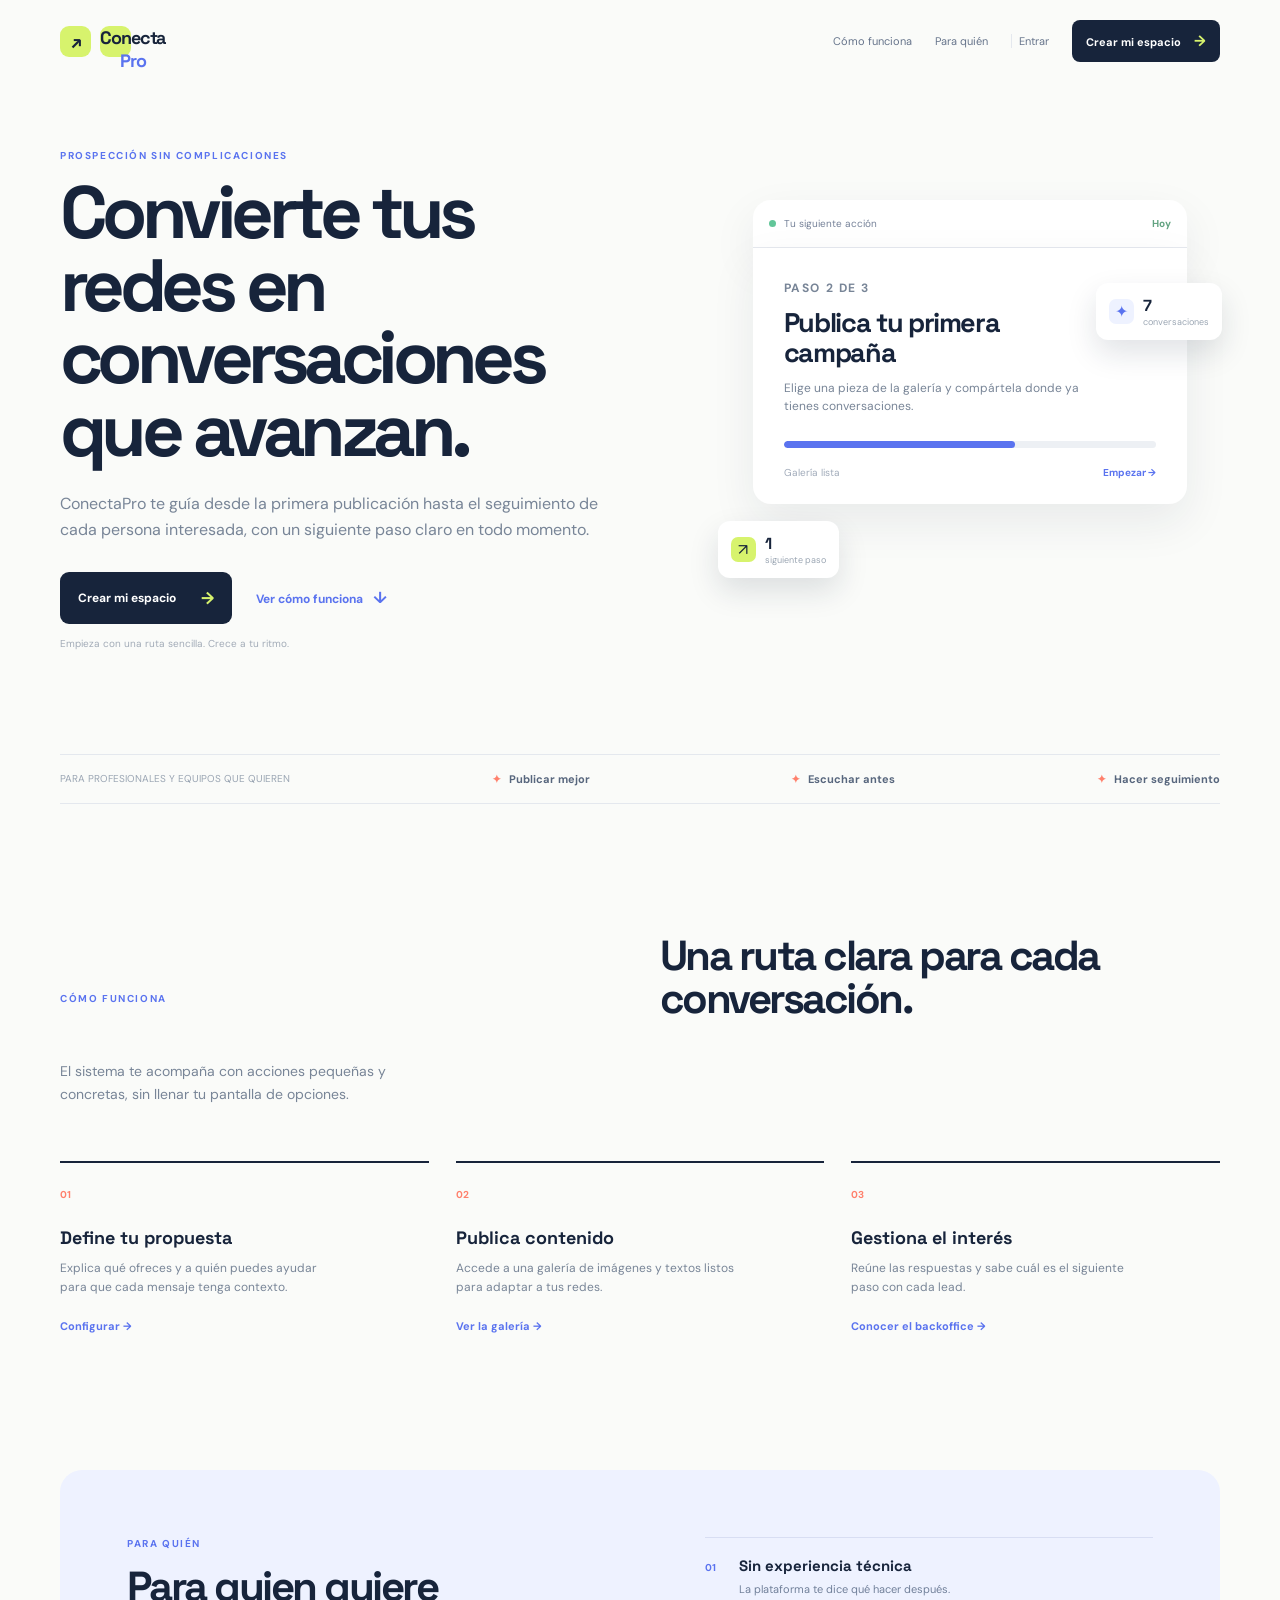
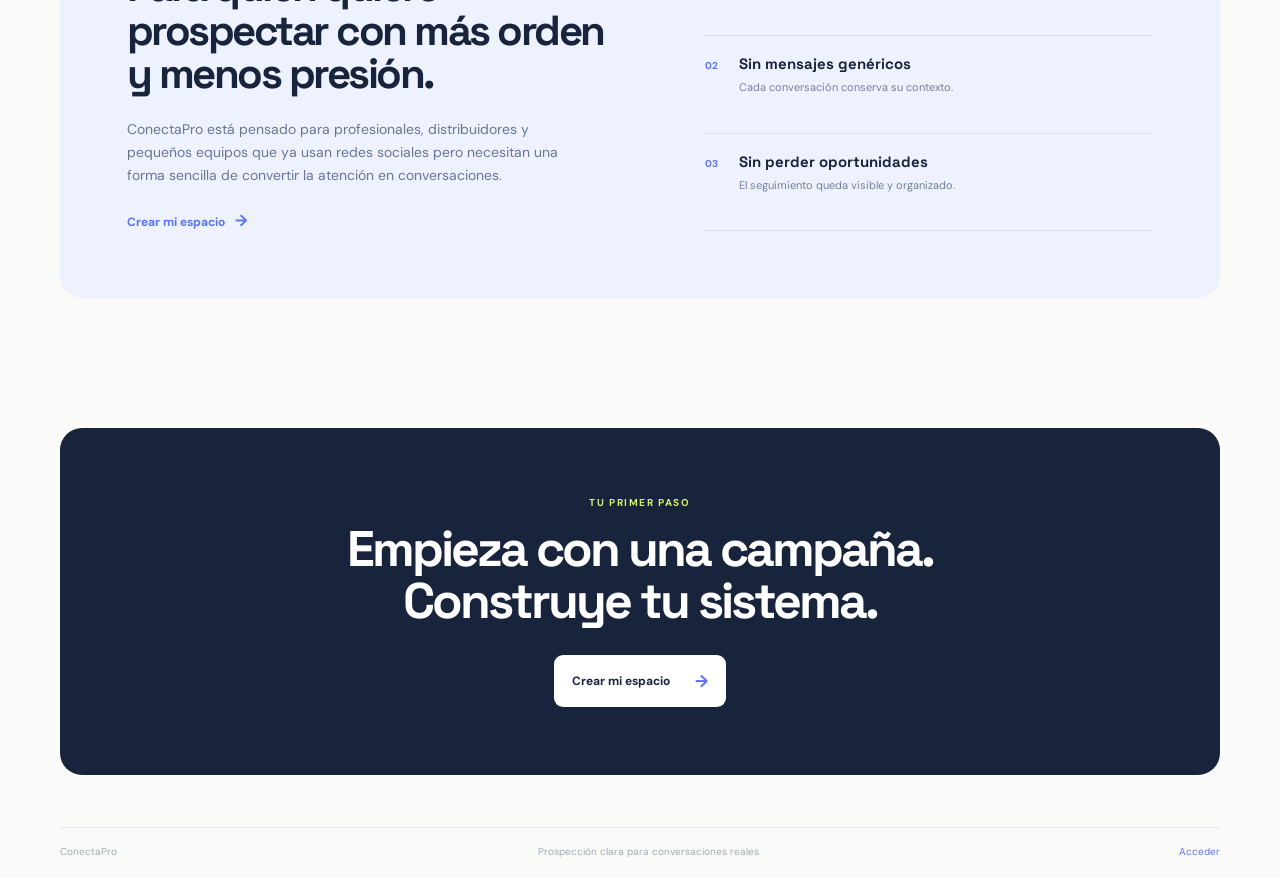
<file: index.html>
<!doctype html>
<html lang="es">
<head>
  <meta charset="utf-8"><meta name="viewport" content="width=device-width, initial-scale=1">
  <meta name="description" content="ConectaPro convierte tus redes en un sistema sencillo de prospección, seguimiento y crecimiento.">
  <title>ConectaPro · Prospección sencilla</title>
  <link rel="stylesheet" href="site.css">
</head>
<body>
  <header class="site-header"><a class="site-brand" href="index.html"><span>↗</span><span class="brand-word">Conecta<strong>Pro</strong></span></a><nav><a href="#como-funciona">Cómo funciona</a><a href="#para-quien">Para quién</a><a class="nav-login" href="login.html">Entrar</a><a class="nav-cta" href="registro.html">Crear mi espacio <b>→</b></a></nav><button class="menu-button" aria-label="Abrir menú">☰</button></header>
  <main>
    <section class="public-hero"><div class="hero-copy"><p class="public-eyebrow">PROSPECCIÓN SIN COMPLICACIONES</p><h1>Convierte tus redes en conversaciones que avanzan.</h1><p class="hero-lede">ConectaPro te guía desde la primera publicación hasta el seguimiento de cada persona interesada, con un siguiente paso claro en todo momento.</p><div class="hero-actions"><a class="button-primary" href="registro.html">Crear mi espacio <span>→</span></a><a class="text-link" href="#como-funciona">Ver cómo funciona <span>↓</span></a></div><p class="hero-note">Empieza con una ruta sencilla. Crece a tu ritmo.</p></div><div class="hero-product"><div class="product-top"><span class="product-dot"></span><span>Tu siguiente acción</span><b>Hoy</b></div><div class="product-body"><p class="product-kicker">PASO 2 DE 3</p><h2>Publica tu primera campaña</h2><p>Elige una pieza de la galería y compártela donde ya tienes conversaciones.</p><div class="product-progress"><i></i></div><div class="product-footer"><span>Galería lista</span><a href="registro.html">Empezar →</a></div></div><div class="product-float float-one"><span>✦</span><div><b>7</b><small>conversaciones</small></div></div><div class="product-float float-two"><span>↗</span><div><b>1</b><small>siguiente paso</small></div></div></div></section>
    <section class="trust-strip"><span>PARA PROFESIONALES Y EQUIPOS QUE QUIEREN</span><b>Publicar mejor</b><b>Escuchar antes</b><b>Hacer seguimiento</b></section>
    <section class="steps-section" id="como-funciona"><div class="section-intro"><p class="public-eyebrow">CÓMO FUNCIONA</p><h2>Una ruta clara para cada conversación.</h2><p>El sistema te acompaña con acciones pequeñas y concretas, sin llenar tu pantalla de opciones.</p></div><div class="steps-grid"><article><span class="step-number">01</span><h3>Define tu propuesta</h3><p>Explica qué ofreces y a quién puedes ayudar para que cada mensaje tenga contexto.</p><a href="registro.html">Configurar →</a></article><article><span class="step-number">02</span><h3>Publica contenido</h3><p>Accede a una galería de imágenes y textos listos para adaptar a tus redes.</p><a href="registro.html">Ver la galería →</a></article><article><span class="step-number">03</span><h3>Gestiona el interés</h3><p>Reúne las respuestas y sabe cuál es el siguiente paso con cada lead.</p><a href="registro.html">Conocer el backoffice →</a></article></div></section>
    <section class="audience-section" id="para-quien"><div class="audience-copy"><p class="public-eyebrow">PARA QUIÉN</p><h2>Para quien quiere prospectar con más orden y menos presión.</h2><p>ConectaPro está pensado para profesionales, distribuidores y pequeños equipos que ya usan redes sociales pero necesitan una forma sencilla de convertir la atención en conversaciones.</p><a class="text-link" href="registro.html">Crear mi espacio <span>→</span></a></div><div class="audience-list"><div><span>01</span><b>Sin experiencia técnica</b><p>La plataforma te dice qué hacer después.</p></div><div><span>02</span><b>Sin mensajes genéricos</b><p>Cada conversación conserva su contexto.</p></div><div><span>03</span><b>Sin perder oportunidades</b><p>El seguimiento queda visible y organizado.</p></div></div></section>
    <section class="public-cta"><p class="public-eyebrow">TU PRIMER PASO</p><h2>Empieza con una campaña.<br>Construye tu sistema.</h2><a class="button-primary" href="registro.html">Crear mi espacio <span>→</span></a></section>
  </main>
  <footer class="site-footer"><span>ConectaPro</span><span>Prospección clara para conversaciones reales</span><a href="login.html">Acceder</a></footer>
  <script src="site.js"></script>
</body>
</html>
</file>
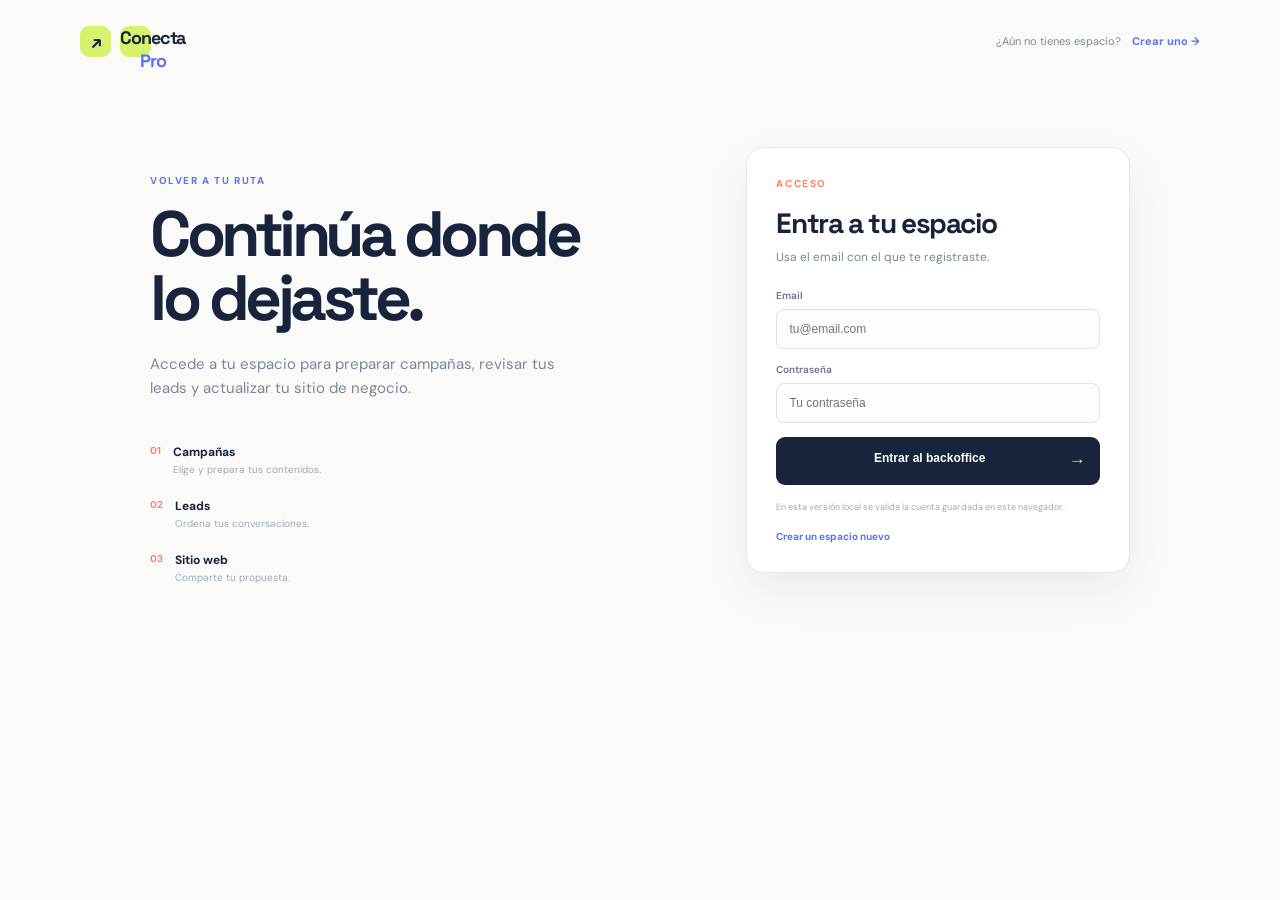
<file: backoffice.html>
<!doctype html>
<html lang="es">
<head><meta charset="utf-8"><meta name="viewport" content="width=device-width, initial-scale=1"><title>Backoffice · ConectaPro</title><link rel="stylesheet" href="backoffice.css"></head>
<body>
  <div class="app-shell"><aside class="sidebar"><a class="side-brand" href="index.html"><span>↗</span> Conecta<strong>Pro</strong></a><div class="workspace-name"><span class="workspace-avatar" id="workspaceAvatar">T</span><div><b id="businessName">Tu espacio</b><small>Espacio de trabajo</small></div><span class="workspace-chevron">⌄</span></div><nav class="side-nav"><p>GESTIONAR</p><a class="active" href="#resumen"><span>⌂</span> Resumen</a><a href="alternativa.html"><span>✦</span> Campañas</a><a href="sitio.html"><span>◩</span> Sitio web</a><a href="ser-distribuidor.html"><span>↗</span> Captación</a><a href="#leads"><span>◌</span> Leads <em>0</em></a><p>CONFIGURAR</p><a href="#canales"><span>↗</span> Canales</a><a href="#configuracion"><span>⚙</span> Configuración</a></nav><div class="side-bottom"><a href="index.html">← Volver a la web</a></div></aside><main class="app-main"><header class="app-header"><div><p class="app-kicker">RESUMEN</p><h1>Tu siguiente paso</h1></div><div class="header-actions"><button class="icon-button" aria-label="Ayuda">?</button><a class="profile" href="#configuracion"><span id="profileInitial">T</span><b id="profileName">Tu cuenta</b></a></div></header><section class="next-action"><div><p class="app-kicker">PARA EMPEZAR</p><h2>Prepara tu primera campaña</h2><p>Elige una pieza de la galería y compártela en el canal donde ya tienes conversaciones.</p><div class="action-buttons"><a class="primary-button" href="alternativa.html">Abrir galería <span>→</span></a><a class="quiet-button" href="sitio.html">Ver mi sitio web</a></div></div><div class="action-progress"><span>1 de 3</span><div><i></i></div><small>Completa tu espacio paso a paso</small></div></section><section class="metric-grid"><article><span class="metric-label">CAMPAÑAS ACTIVAS</span><strong>0</strong><small>Prepara la primera</small></article><article><span class="metric-label">LEADS NUEVOS</span><strong>0</strong><small>Aún no hay conversaciones</small></article><article><span class="metric-label">PIEZAS DISPONIBLES</span><strong>3</strong><small>Listas para adaptar</small></article></section><section class="lower-grid"><div class="content-card" id="canales"><div class="card-heading"><div><p class="app-kicker">CANALES</p><h2>Conecta dónde conversas</h2></div><button class="small-action" id="connectButton">Añadir canal</button></div><div class="channel-list"><div><span class="channel-icon instagram">◎</span><div><b>Instagram</b><small>Publica y recibe respuestas</small></div><em>Próximamente</em></div><div><span class="channel-icon whatsapp">◔</span><div><b>WhatsApp</b><small>Continúa la conversación</small></div><em>Próximamente</em></div><div><span class="channel-icon landing">↗</span><div><b>Mi sitio web</b><small>Presenta tu propuesta y capta interés</small></div><a href="sitio.html">Ver sitio →</a></div><div><span class="channel-icon landing">◩</span><div><b>Página de captación</b><small>Tu URL personalizada por usuario</small></div><a href="ser-distribuidor.html">Ver plantilla →</a></div></div></div><div class="content-card" id="leads"><div class="card-heading"><div><p class="app-kicker">LEADS</p><h2>Conversaciones recientes</h2></div><span class="zero-badge">0 nuevos</span></div><div class="empty-state"><div>✦</div><b>Tu bandeja está preparada</b><p>Cuando una persona responda a tu campaña, sitio web o página de captación, la verás aquí.</p><a href="alternativa.html">Preparar una campaña →</a></div></div></section><section class="content-card profile-config" id="configuracion"><div class="card-heading"><div><p class="app-kicker">PLANTILLA DE CAPTACIÓN</p><h2>Genera tu enlace personal</h2></div><span class="zero-badge">Por usuario</span></div><p class="config-copy">Configura los datos que aparecerán en tu página y comparte una URL única.</p><form id="profileForm" class="profile-form"><label>Identificador de URL<input name="slug" required pattern="[a-z0-9-]+" placeholder="ana-bienestar"></label><label>Nombre visible<input name="displayName" required placeholder="Ej. Ana García"></label><label>Email de contacto<input type="email" name="email" placeholder="tu@email.com"></label><label>WhatsApp con prefijo<input name="whatsapp" placeholder="34644121108"></label><button class="primary-button" type="submit">Guardar y generar URL <span>→</span></button></form><div class="share-result" id="shareResult" hidden><span>Tu enlace personal</span><a id="profileUrl" href="ser-distribuidor.html">ser-distribuidor.html</a><div><button id="copyProfileUrl" class="small-action">Copiar enlace</button><a id="openProfileUrl" class="small-action" href="ser-distribuidor.html">Abrir página →</a></div></div></section></main></div><div class="app-toast" id="appToast" role="status"></div><script src="backoffice.js"></script>
</body>
</html>
</file>
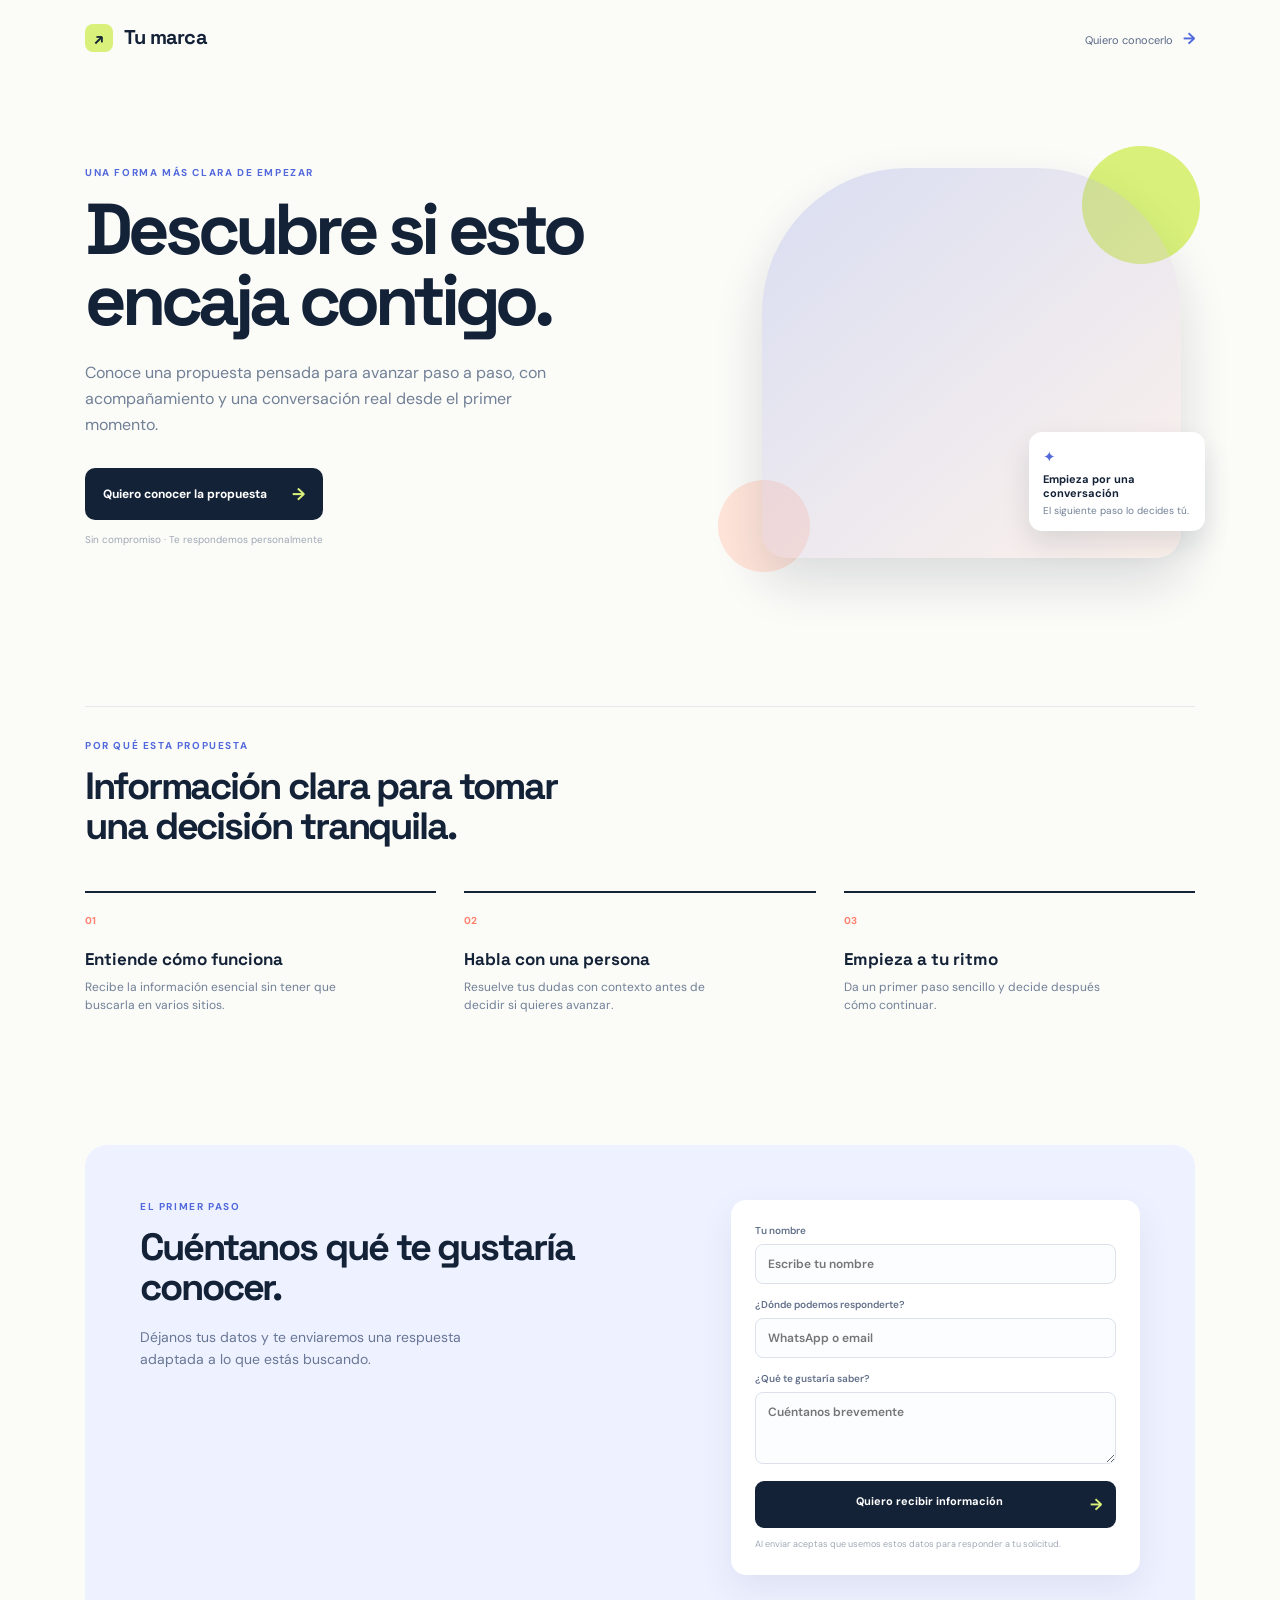
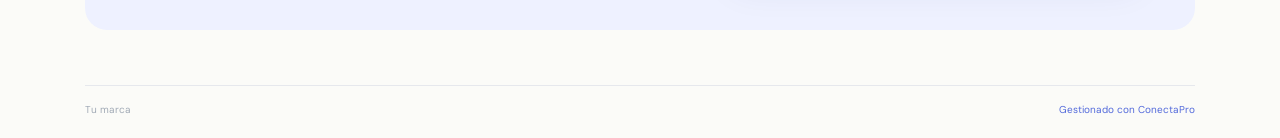
<file: landing.html>
<!doctype html>
<html lang="es">
<head>
  <meta charset="utf-8">
  <meta name="viewport" content="width=device-width, initial-scale=1">
  <meta name="description" content="Una forma clara de conocer la propuesta y dar el siguiente paso.">
  <title>Tu siguiente paso · Landing de negocio</title>
  <link rel="stylesheet" href="landing.css">
</head>
<body>
  <header class="landing-header"><a href="alternativa.html" class="landing-brand"><span>↗</span> Tu marca</a><a class="header-link" href="#conocer">Quiero conocerlo <b>→</b></a></header>
  <main>
    <section class="landing-hero">
      <div class="hero-content"><p class="landing-eyebrow">UNA FORMA MÁS CLARA DE EMPEZAR</p><h1>Descubre si esto encaja contigo.</h1><p class="hero-lede">Conoce una propuesta pensada para avanzar paso a paso, con acompañamiento y una conversación real desde el primer momento.</p><a class="landing-cta" href="#conocer">Quiero conocer la propuesta <span>→</span></a><p class="hero-note">Sin compromiso · Te respondemos personalmente</p></div>
      <div class="hero-visual" aria-label="Imagen de personas conversando"><div class="visual-shape shape-one"></div><div class="visual-shape shape-two"></div><div class="visual-photo"></div><div class="visual-note"><span>✦</span><strong>Empieza por una conversación</strong><small>El siguiente paso lo decides tú.</small></div></div>
    </section>
    <section class="value-section"><p class="landing-eyebrow">POR QUÉ ESTA PROPUESTA</p><h2>Información clara para tomar una decisión tranquila.</h2><div class="value-grid"><article><span>01</span><h3>Entiende cómo funciona</h3><p>Recibe la información esencial sin tener que buscarla en varios sitios.</p></article><article><span>02</span><h3>Habla con una persona</h3><p>Resuelve tus dudas con contexto antes de decidir si quieres avanzar.</p></article><article><span>03</span><h3>Empieza a tu ritmo</h3><p>Da un primer paso sencillo y decide después cómo continuar.</p></article></div></section>
    <section class="conversation-section" id="conocer"><div class="conversation-copy"><p class="landing-eyebrow">EL PRIMER PASO</p><h2>Cuéntanos qué te gustaría conocer.</h2><p>Déjanos tus datos y te enviaremos una respuesta adaptada a lo que estás buscando.</p></div><form class="lead-form" id="leadForm"><label>Tu nombre<input name="name" required placeholder="Escribe tu nombre"></label><label>¿Dónde podemos responderte?<input name="contact" required placeholder="WhatsApp o email"></label><label>¿Qué te gustaría saber?<textarea name="message" rows="3" placeholder="Cuéntanos brevemente"></textarea></label><button type="submit">Quiero recibir información <span>→</span></button><small>Al enviar aceptas que usemos estos datos para responder a tu solicitud.</small></form></section>
  </main>
  <footer class="landing-footer"><span>Tu marca</span><a href="alternativa.html">Gestionado con ConectaPro</a></footer>
  <div class="landing-toast" id="landingToast" role="status"></div>
  <script src="landing.js"></script>
</body>
</html>
</file>
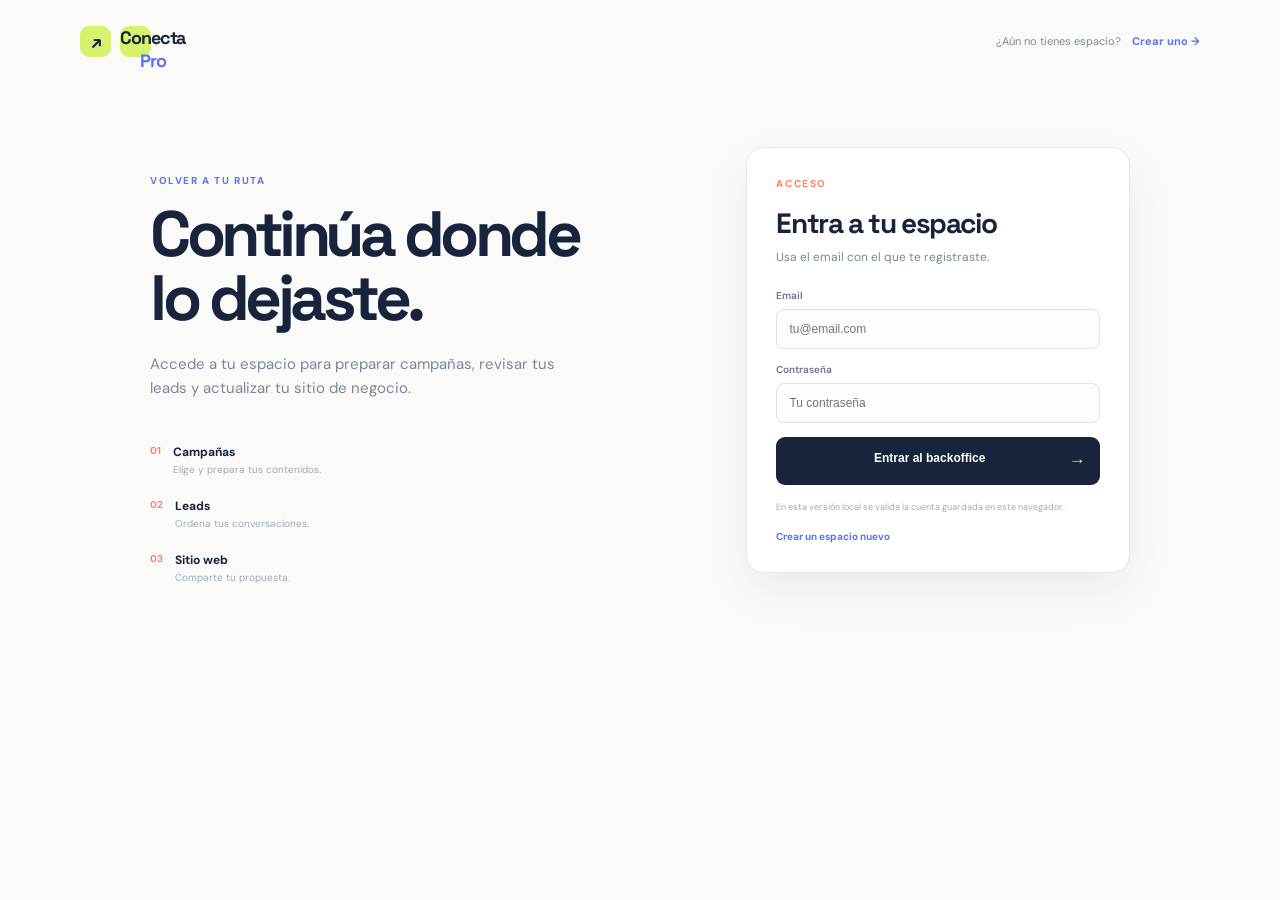
<file: login.html>
<!doctype html>
<html lang="es">
<head><meta charset="utf-8"><meta name="viewport" content="width=device-width, initial-scale=1"><title>Entrar · ConectaPro</title><link rel="stylesheet" href="auth.css"></head>
<body>
  <header class="auth-header"><a class="site-brand" href="index.html"><span>↗</span><span class="brand-word">Conecta<strong>Pro</strong></span></a><a href="registro.html">¿Aún no tienes espacio? <b>Crear uno →</b></a></header>
  <main class="auth-layout login-layout"><section class="auth-intro"><p class="public-eyebrow">VOLVER A TU RUTA</p><h1>Continúa donde lo dejaste.</h1><p>Accede a tu espacio para preparar campañas, revisar tus leads y actualizar tu sitio de negocio.</p><ol><li><span>01</span><div><b>Campañas</b><small>Elige y prepara tus contenidos.</small></div></li><li><span>02</span><div><b>Leads</b><small>Ordena tus conversaciones.</small></div></li><li><span>03</span><div><b>Sitio web</b><small>Comparte tu propuesta.</small></div></li></ol></section><section class="auth-card"><p class="auth-kicker">ACCESO</p><h2>Entra a tu espacio</h2><p class="auth-copy">Usa el email con el que te registraste.</p><form id="loginForm"><label>Email<input type="email" name="email" required placeholder="tu@email.com"></label><label>Contraseña<input type="password" name="password" required placeholder="Tu contraseña"></label><button type="submit">Entrar al backoffice <span>→</span></button></form><p class="auth-foot">En esta versión local se valida la cuenta guardada en este navegador.</p><a class="forgot-link" href="registro.html">Crear un espacio nuevo</a></section></main><div class="auth-toast" id="authToast" role="status"></div><script src="login.js"></script>
</body>
</html>
</file>
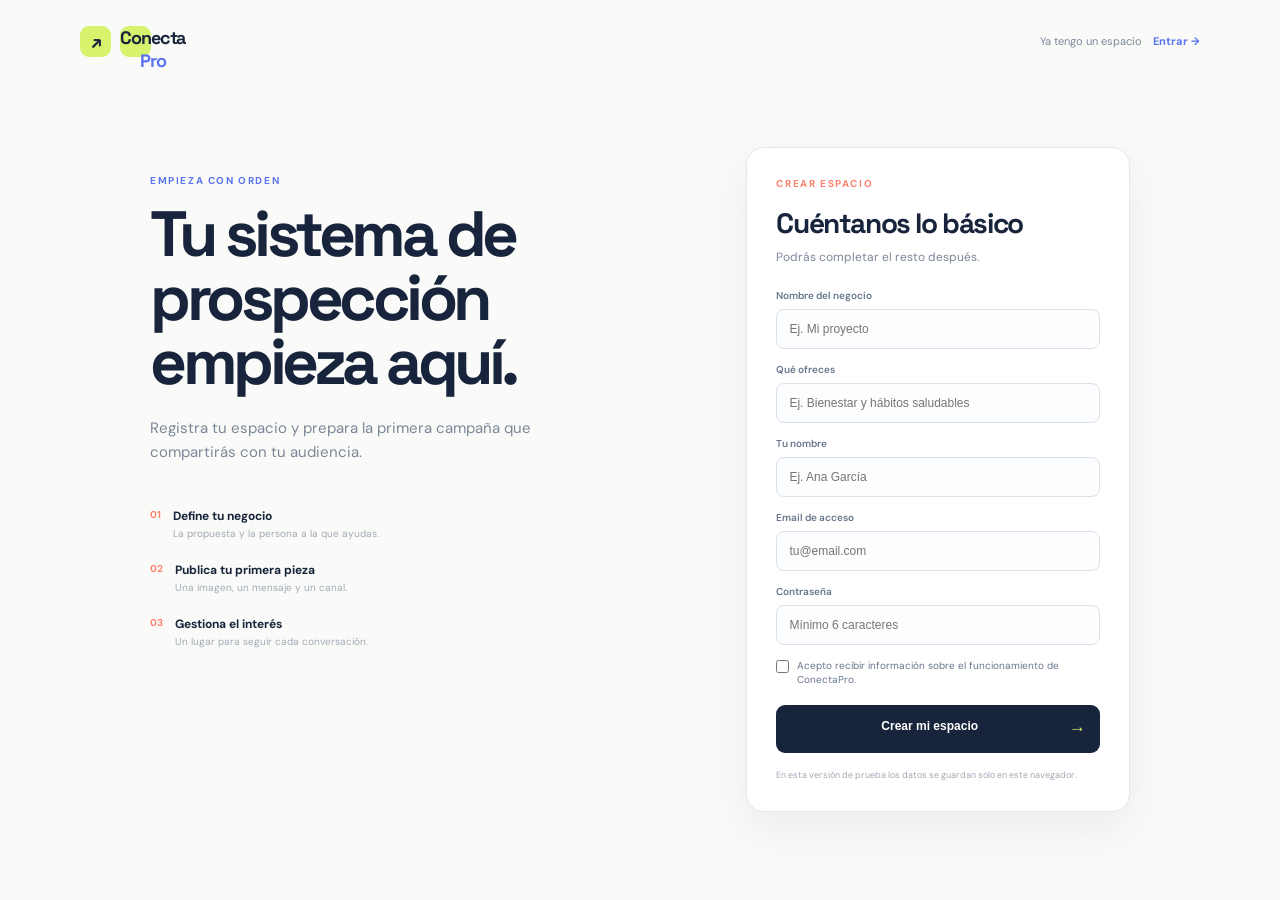
<file: registro.html>
<!doctype html>
<html lang="es">
<head><meta charset="utf-8"><meta name="viewport" content="width=device-width, initial-scale=1"><title>Crear espacio · ConectaPro</title><link rel="stylesheet" href="auth.css"></head>
<body>
  <header class="auth-header"><a class="site-brand" href="index.html"><span>↗</span><span class="brand-word">Conecta<strong>Pro</strong></span></a><a href="backoffice.html">Ya tengo un espacio <b>Entrar →</b></a></header>
  <main class="auth-layout"><section class="auth-intro"><p class="public-eyebrow">EMPIEZA CON ORDEN</p><h1>Tu sistema de prospección empieza aquí.</h1><p>Registra tu espacio y prepara la primera campaña que compartirás con tu audiencia.</p><ol><li><span>01</span><div><b>Define tu negocio</b><small>La propuesta y la persona a la que ayudas.</small></div></li><li><span>02</span><div><b>Publica tu primera pieza</b><small>Una imagen, un mensaje y un canal.</small></div></li><li><span>03</span><div><b>Gestiona el interés</b><small>Un lugar para seguir cada conversación.</small></div></li></ol></section><section class="auth-card"><p class="auth-kicker">CREAR ESPACIO</p><h2>Cuéntanos lo básico</h2><p class="auth-copy">Podrás completar el resto después.</p><form id="registerForm"><label>Nombre del negocio<input name="business" required placeholder="Ej. Mi proyecto"></label><label>Qué ofreces<input name="offer" required placeholder="Ej. Bienestar y hábitos saludables"></label><label>Tu nombre<input name="name" required placeholder="Ej. Ana García"></label><label>Email de acceso<input type="email" name="email" required placeholder="tu@email.com"></label><label>Contraseña<input type="password" name="password" required minlength="6" placeholder="Mínimo 6 caracteres"></label><label class="check"><input type="checkbox" required><span>Acepto recibir información sobre el funcionamiento de ConectaPro.</span></label><button type="submit">Crear mi espacio <span>→</span></button></form><p class="auth-foot">En esta versión de prueba los datos se guardan solo en este navegador.</p></section></main><div class="auth-toast" id="authToast" role="status"></div><script src="auth.js"></script>
</body>
</html>
</file>
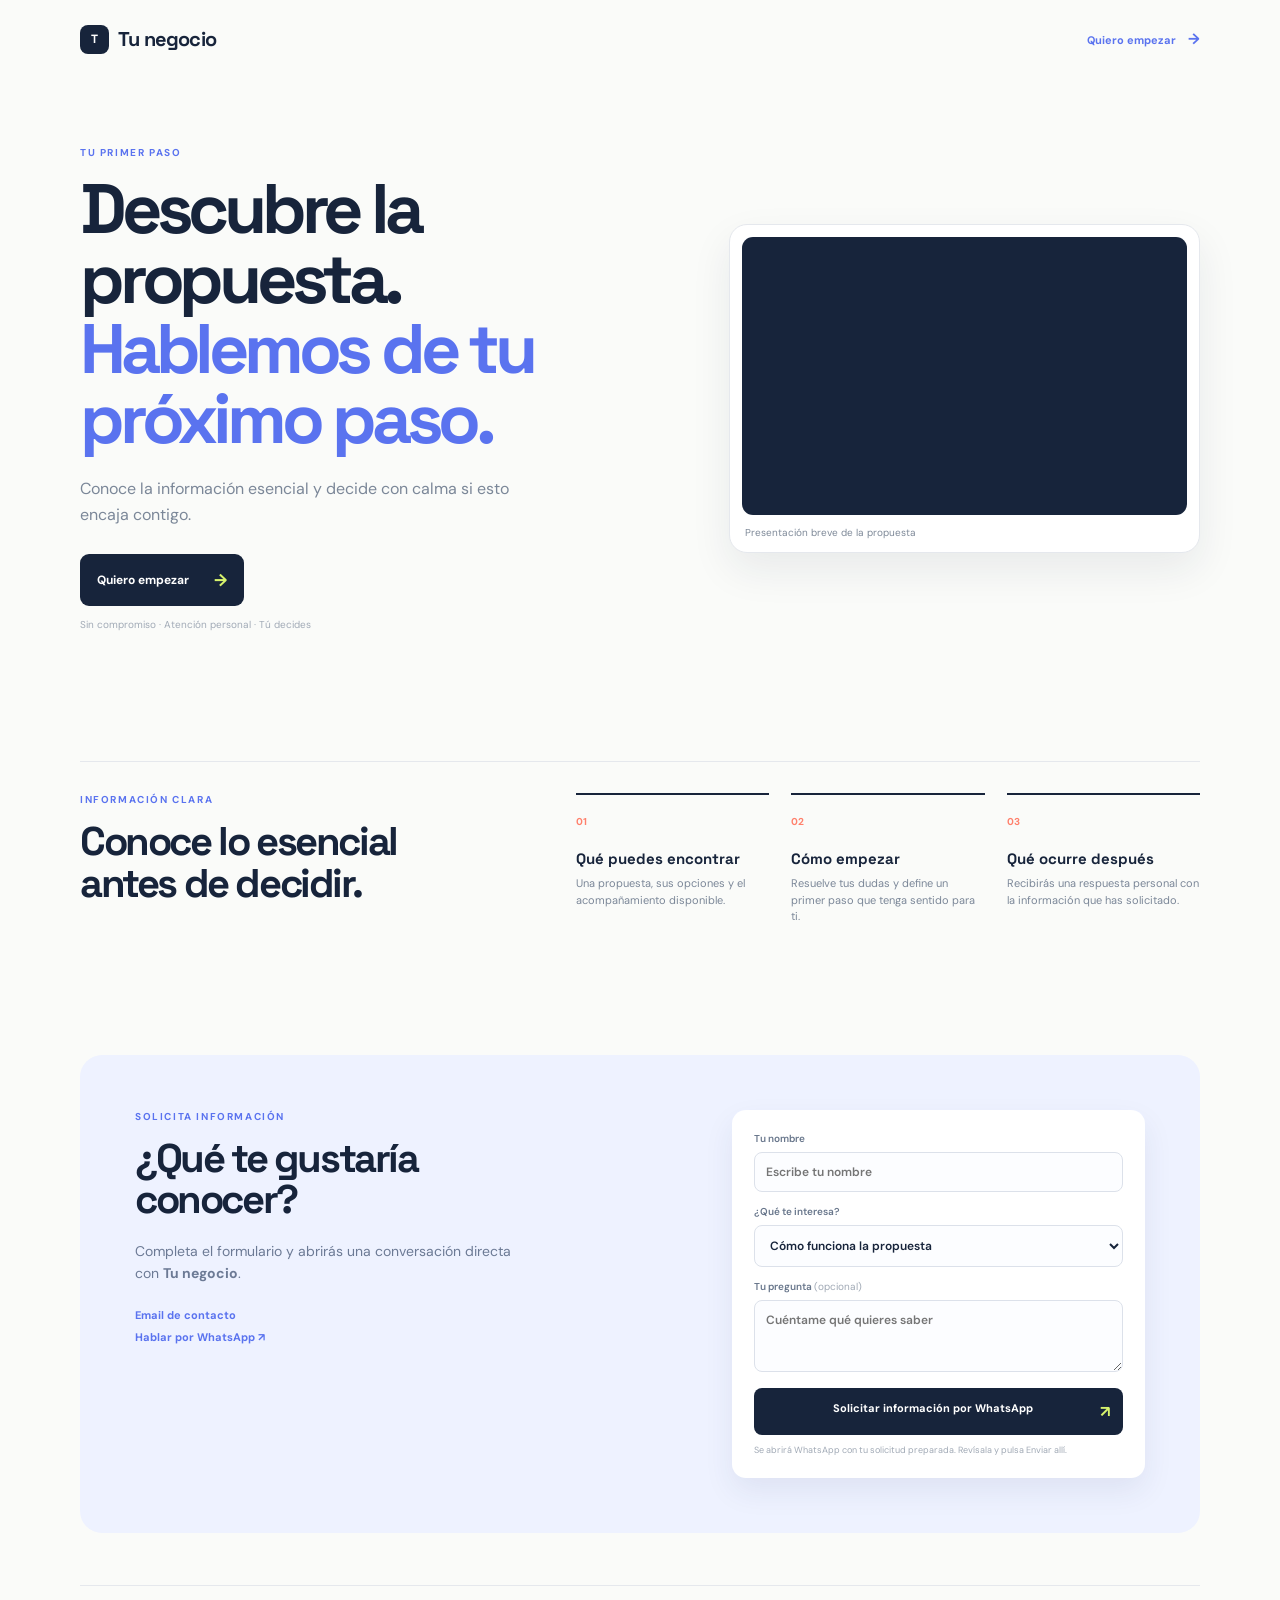
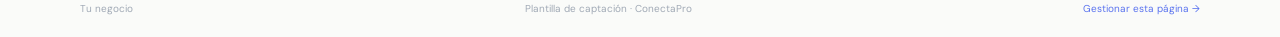
<file: ser-distribuidor.html>
<!doctype html>
<html lang="es">
<head><meta charset="utf-8"><meta name="viewport" content="width=device-width, initial-scale=1"><meta name="description" content="Conoce la propuesta y solicita información personalizada."><title>Conoce la propuesta</title><link rel="stylesheet" href="distributor.css"></head>
<body>
  <header class="dist-header"><a class="dist-brand" href="#inicio"><span id="brandInitial">T</span><b id="ownerName">Tu negocio</b></a><a class="back-link" href="#solicitud">Quiero empezar <span>→</span></a></header>
  <main>
    <section class="dist-hero" id="inicio"><div class="dist-copy"><p class="dist-eyebrow">TU PRIMER PASO</p><h1>Descubre la propuesta.<br><em>Hablemos de tu próximo paso.</em></h1><p id="heroOffer">Conoce la información esencial y decide con calma si esto encaja contigo.</p><a class="dist-cta" href="#solicitud">Quiero empezar <span>→</span></a><small>Sin compromiso · Atención personal · Tú decides</small></div><div class="video-card"><div class="video-frame"><iframe src="https://www.youtube-nocookie.com/embed/tsFLIZqf8Zk?autoplay=1&mute=1&controls=0&rel=0&loop=1&playlist=tsFLIZqf8Zk&playsinline=1&iv_load_policy=3" title="Presentación" allow="autoplay; encrypted-media" loading="lazy"></iframe></div><p>Presentación breve de la propuesta</p></div></section>
    <section class="dist-info"><div><p class="dist-eyebrow">INFORMACIÓN CLARA</p><h2>Conoce lo esencial antes de decidir.</h2></div><div class="info-list"><div><span>01</span><b>Qué puedes encontrar</b><p>Una propuesta, sus opciones y el acompañamiento disponible.</p></div><div><span>02</span><b>Cómo empezar</b><p>Resuelve tus dudas y define un primer paso que tenga sentido para ti.</p></div><div><span>03</span><b>Qué ocurre después</b><p>Recibirás una respuesta personal con la información que has solicitado.</p></div></div></section>
    <section class="dist-contact" id="solicitud"><div><p class="dist-eyebrow">SOLICITA INFORMACIÓN</p><h2>¿Qué te gustaría conocer?</h2><p>Completa el formulario y abrirás una conversación directa con <strong id="contactOwner">tu contacto</strong>.</p><div class="contact-details"><a id="emailLink" href="#">Email de contacto</a><a id="whatsappLink" href="#">Hablar por WhatsApp ↗</a></div></div><form id="distForm"><label>Tu nombre<input name="name" required placeholder="Escribe tu nombre"></label><label>¿Qué te interesa?<select name="interest"><option>Cómo funciona la propuesta</option><option>Opciones y costes</option><option>El producto antes de empezar</option><option>Quiero hablar con alguien</option></select></label><label>Tu pregunta <span>(opcional)</span><textarea name="message" rows="3" placeholder="Cuéntame qué quieres saber"></textarea></label><button type="submit">Solicitar información por WhatsApp <span>↗</span></button><small>Se abrirá WhatsApp con tu solicitud preparada. Revísala y pulsa Enviar allí.</small></form></section>
  </main>
  <footer class="dist-footer"><span id="footerOwner">Tu negocio</span><span>Plantilla de captación · ConectaPro</span><a href="backoffice.html">Gestionar esta página →</a></footer><div class="dist-toast" id="distToast" role="status"></div><script src="distributor.js"></script>
</body>
</html>
</file>
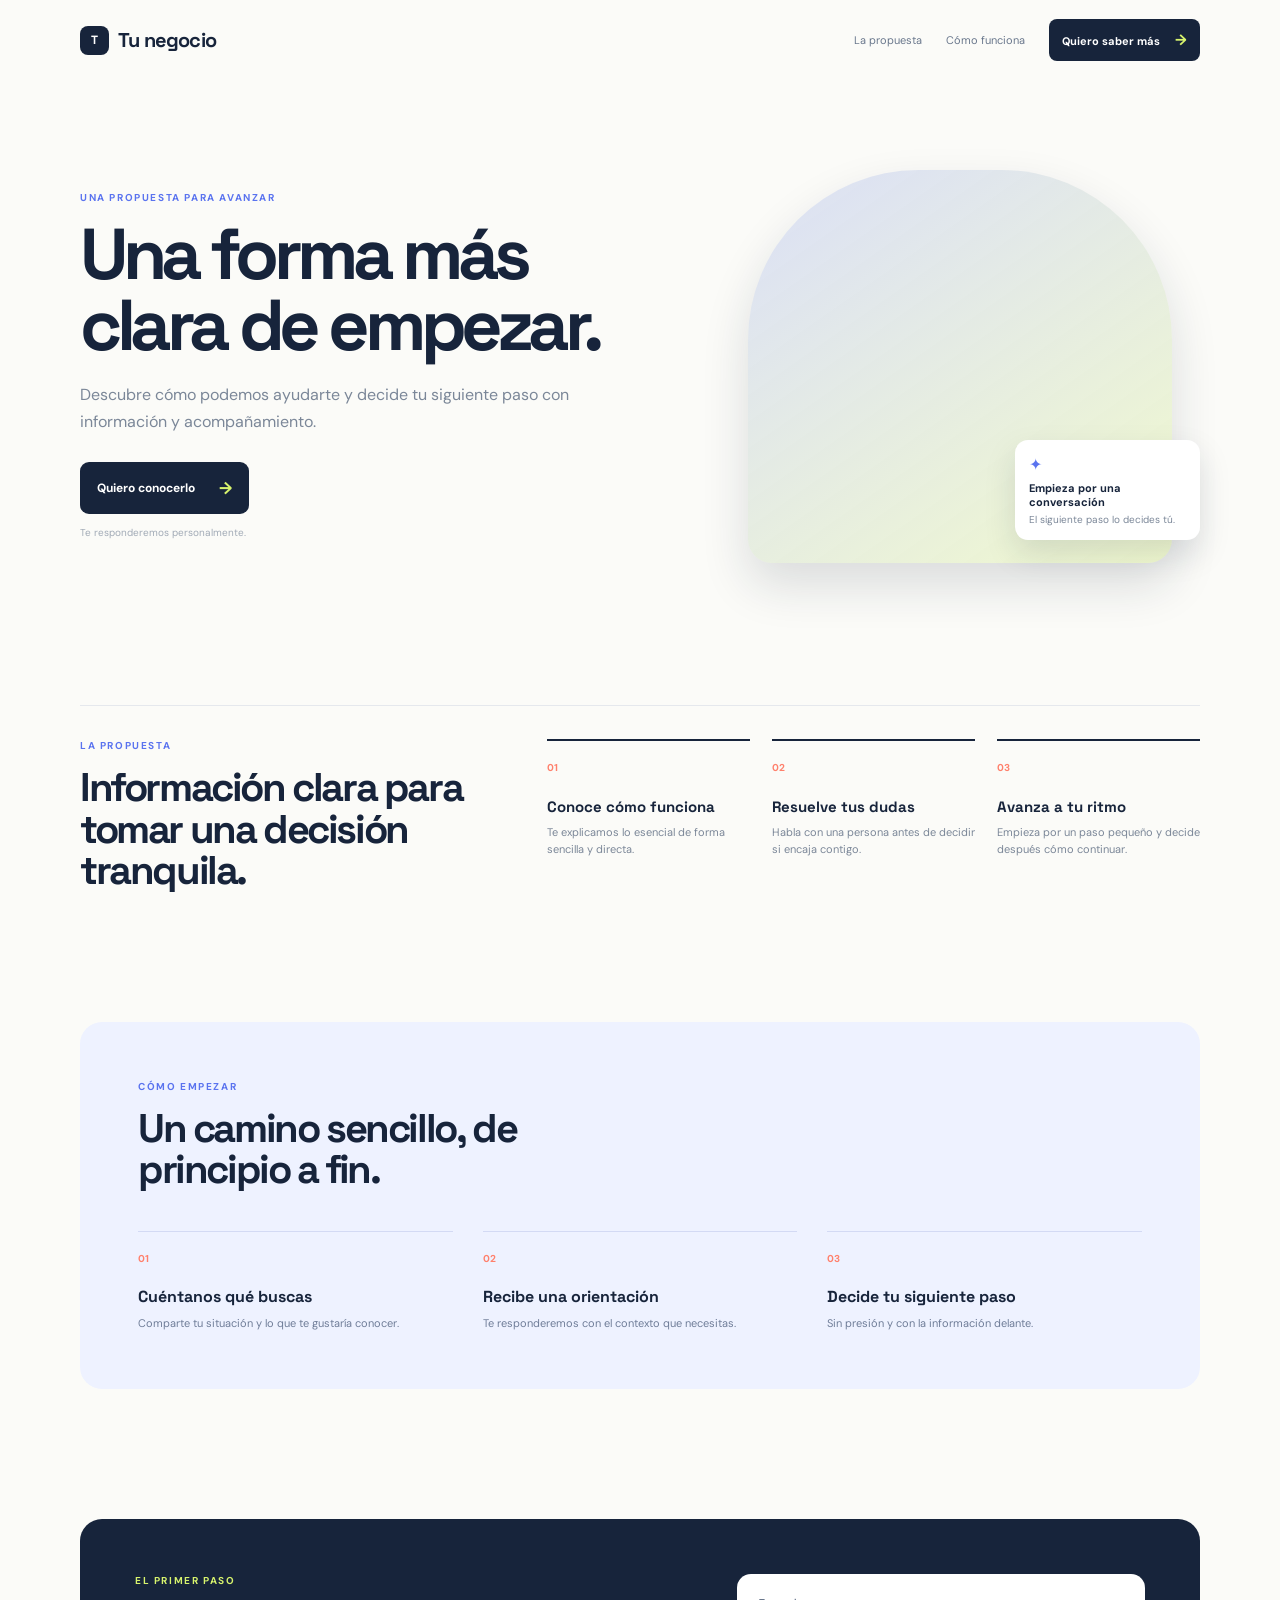
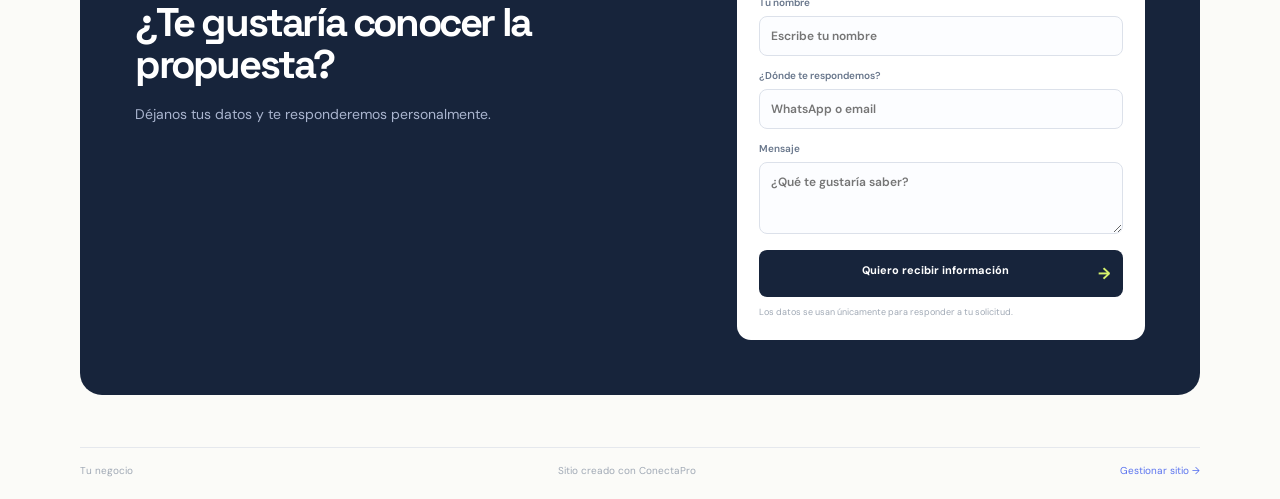
<file: sitio.html>
<!doctype html>
<html lang="es">
<head><meta charset="utf-8"><meta name="viewport" content="width=device-width, initial-scale=1"><meta name="description" content="Sitio web de negocio creado con ConectaPro"><title>Sitio de negocio · ConectaPro</title><link rel="stylesheet" href="business.css"></head>
<body>
  <header class="business-header"><a class="business-brand" href="sitio.html"><span id="brandMark">T</span><b id="businessBrand">Tu negocio</b></a><nav><a href="#propuesta">La propuesta</a><a href="#como">Cómo funciona</a><a class="business-nav-cta" href="#contacto">Quiero saber más <span>→</span></a></nav></header>
  <main>
    <section class="business-hero"><div><p class="business-eyebrow">UNA PROPUESTA PARA AVANZAR</p><h1 id="businessHeadline">Una forma más clara de empezar.</h1><p id="businessOffer">Descubre cómo podemos ayudarte y decide tu siguiente paso con información y acompañamiento.</p><a class="business-cta" href="#contacto">Quiero conocerlo <span>→</span></a><small>Te responderemos personalmente.</small></div><div class="business-visual"><div class="visual-block"></div><div class="visual-note"><span>✦</span><b>Empieza por una conversación</b><small>El siguiente paso lo decides tú.</small></div></div></section>
    <section class="business-value" id="propuesta"><div><p class="business-eyebrow">LA PROPUESTA</p><h2>Información clara para tomar una decisión tranquila.</h2></div><div class="value-items"><article><span>01</span><h3>Conoce cómo funciona</h3><p>Te explicamos lo esencial de forma sencilla y directa.</p></article><article><span>02</span><h3>Resuelve tus dudas</h3><p>Habla con una persona antes de decidir si encaja contigo.</p></article><article><span>03</span><h3>Avanza a tu ritmo</h3><p>Empieza por un paso pequeño y decide después cómo continuar.</p></article></div></section>
    <section class="business-process" id="como"><p class="business-eyebrow">CÓMO EMPEZAR</p><h2>Un camino sencillo, de principio a fin.</h2><div class="process-grid"><div><b>01</b><strong>Cuéntanos qué buscas</strong><p>Comparte tu situación y lo que te gustaría conocer.</p></div><div><b>02</b><strong>Recibe una orientación</strong><p>Te responderemos con el contexto que necesitas.</p></div><div><b>03</b><strong>Decide tu siguiente paso</strong><p>Sin presión y con la información delante.</p></div></div></section>
    <section class="business-contact" id="contacto"><div><p class="business-eyebrow">EL PRIMER PASO</p><h2>¿Te gustaría conocer la propuesta?</h2><p>Déjanos tus datos y te responderemos personalmente.</p></div><form id="businessForm"><label>Tu nombre<input name="name" required placeholder="Escribe tu nombre"></label><label>¿Dónde te respondemos?<input name="contact" required placeholder="WhatsApp o email"></label><label>Mensaje<textarea name="message" rows="3" placeholder="¿Qué te gustaría saber?"></textarea></label><button type="submit">Quiero recibir información <span>→</span></button><small>Los datos se usan únicamente para responder a tu solicitud.</small></form></section>
  </main>
  <footer class="business-footer"><span id="businessFooter">Tu negocio</span><span>Sitio creado con ConectaPro</span><a href="backoffice.html">Gestionar sitio →</a></footer>
  <div class="business-toast" id="businessToast" role="status"></div><script src="business.js"></script>
</body>
</html>
</file>
<file: site.css>
@import url('https://fonts.googleapis.com/css2?family=DM+Sans:wght@400;500;600;700&family=Space+Grotesk:wght@500;600;700&display=swap');
:root { --ink:#17243b; --blue:#5a73ef; --soft:#eef2ff; --paper:#fafbf9; --muted:#788597; --line:#e4e8ee; --coral:#ff806c; --lime:#d7f36d; }
* { box-sizing:border-box; } html { scroll-behavior:smooth; } body { margin:0; color:var(--ink); background:var(--paper); font-family:'DM Sans',sans-serif; } a { color:inherit; text-decoration:none; } button { font:inherit; cursor:pointer; }
.site-header { width:min(1160px,calc(100% - 48px)); height:82px; margin:auto; display:flex; align-items:center; justify-content:space-between; }.site-brand { display:flex; align-items:center; gap:9px; font:700 22px 'Space Grotesk',sans-serif; letter-spacing:-.05em; }.site-brand span { width:31px; height:31px; display:grid; place-items:center; border-radius:9px; background:var(--lime); font-size:18px; }.site-brand strong { color:var(--blue); }.site-header nav { display:flex; align-items:center; gap:23px; color:#66748b; font-size:11px; }.site-header nav a:hover { color:var(--ink); }.nav-login { padding-left:7px; border-left:1px solid var(--line); }.nav-cta { padding:11px 14px; border-radius:8px; color:#fff; background:var(--ink); font-weight:700; }.nav-cta b { color:var(--lime); margin-left:10px; font-size:15px; }.menu-button { display:none; border:0; background:none; color:var(--ink); font-size:20px; }
.public-hero { width:min(1160px,calc(100% - 48px)); margin:67px auto 0; display:grid; grid-template-columns:1fr .86fr; gap:78px; align-items:center; }.hero-copy { max-width:620px; }.public-eyebrow { margin:0 0 15px; color:var(--blue); font-size:10px; font-weight:700; letter-spacing:.16em; }.hero-copy h1 { margin:0; font:700 clamp(46px,6vw,74px)/.98 'Space Grotesk',sans-serif; letter-spacing:-.075em; }.hero-lede { max-width:540px; margin:24px 0 0; color:var(--muted); font-size:16px; line-height:1.62; }.hero-actions { display:flex; align-items:center; gap:24px; margin-top:29px; }.button-primary { display:inline-flex; align-items:center; gap:25px; padding:15px 18px; border-radius:9px; color:#fff; background:var(--ink); font-size:12px; font-weight:700; }.button-primary span { color:var(--lime); font-size:17px; }.text-link { color:var(--blue); font-size:12px; font-weight:700; }.text-link span { margin-left:7px; font-size:16px; }.hero-note { margin-top:13px; color:#a2abb7; font-size:10px; }
.hero-product { min-height:408px; position:relative; padding:0 33px; }.product-top { height:48px; padding:0 16px; display:flex; align-items:center; gap:8px; border-bottom:1px solid #e6e9ef; border-radius:18px 18px 0 0; color:#758198; background:#fff; font-size:10px; box-shadow:0 18px 45px rgba(23,36,59,.08); }.product-dot { width:7px; height:7px; border-radius:50%; background:#62c699; }.product-top b { margin-left:auto; color:#62a381; font-size:10px; }.product-body { padding:31px 31px 25px; border-radius:0 0 18px 18px; background:#fff; box-shadow:0 18px 45px rgba(23,36,59,.08); }.product-kicker { margin:0 0 11px; color:var(--coral); font-size:9px; font-weight:700; letter-spacing:.13em; }.product-body h2 { max-width:260px; margin:0; font:700 27px/1.08 'Space Grotesk',sans-serif; letter-spacing:-.05em; }.product-body p { max-width:300px; color:var(--muted); font-size:12px; line-height:1.5; }.product-progress { height:7px; margin:26px 0 18px; border-radius:10px; background:#edf0f4; overflow:hidden; }.product-progress i { display:block; width:62%; height:100%; border-radius:10px; background:var(--blue); }.product-footer { display:flex; justify-content:space-between; color:#a1abba; font-size:10px; }.product-footer a { color:var(--blue); font-weight:700; }.product-float { position:absolute; display:flex; align-items:center; gap:9px; padding:12px 13px; border-radius:12px; background:#fff; box-shadow:0 13px 30px rgba(23,36,59,.13); }.product-float span { width:25px; height:25px; display:grid; place-items:center; border-radius:7px; color:var(--blue); background:var(--soft); }.product-float b,.product-float small { display:block; }.product-float b { font:700 16px 'Space Grotesk',sans-serif; }.product-float small { color:#9ba6b3; font-size:9px; }.float-one { right:-2px; top:83px; }.float-two { left:-2px; bottom:30px; }.float-two span { color:var(--ink); background:var(--lime); }
.trust-strip { width:min(1160px,calc(100% - 48px)); margin:94px auto 0; padding:17px 0; border-top:1px solid var(--line); border-bottom:1px solid var(--line); display:flex; align-items:center; justify-content:space-between; color:#9aa5b3; font-size:10px; }.trust-strip b { color:#57667d; font-size:11px; }.trust-strip b::before { content:'✦'; margin-right:8px; color:var(--coral); }
.steps-section { width:min(1160px,calc(100% - 48px)); margin:130px auto 0; }.section-intro { display:grid; grid-template-columns:1fr 1fr; gap:40px; align-items:end; }.section-intro h2,.audience-copy h2,.public-cta h2 { margin:0; font:700 42px/1.03 'Space Grotesk',sans-serif; letter-spacing:-.06em; }.section-intro > p:last-child { max-width:355px; margin:0; color:var(--muted); font-size:14px; line-height:1.6; }.steps-grid { display:grid; grid-template-columns:repeat(3,1fr); gap:27px; margin-top:56px; }.steps-grid article { padding:19px 0 0; border-top:2px solid var(--ink); }.step-number { color:var(--coral); font-size:10px; font-weight:700; }.steps-grid h3 { margin:23px 0 10px; font:700 18px 'Space Grotesk',sans-serif; }.steps-grid p { max-width:280px; margin:0 0 18px; color:var(--muted); font-size:12px; line-height:1.55; }.steps-grid a { color:var(--blue); font-size:11px; font-weight:700; }
.audience-section { width:min(1160px,calc(100% - 48px)); margin:135px auto 0; padding:67px; display:grid; grid-template-columns:1fr .9fr; gap:80px; border-radius:22px; background:var(--soft); }.audience-copy h2 { max-width:480px; }.audience-copy > p:not(.public-eyebrow) { max-width:455px; margin:23px 0; color:#677693; font-size:14px; line-height:1.65; }.audience-list { display:grid; gap:0; }.audience-list div { padding:17px 0; border-bottom:1px solid #d8def3; }.audience-list div:first-child { border-top:1px solid #d8def3; }.audience-list span { display:inline-block; width:34px; color:var(--blue); font-size:10px; font-weight:700; }.audience-list b { font:700 15px 'Space Grotesk',sans-serif; }.audience-list p { margin:6px 0 0 34px; color:#71809a; font-size:11px; }
.public-cta { width:min(1160px,calc(100% - 48px)); margin:130px auto 0; padding:68px; text-align:center; border-radius:22px; background:var(--ink); color:#fff; }.public-cta .public-eyebrow { color:var(--lime); }.public-cta h2 { font-size:50px; }.public-cta .button-primary { margin-top:28px; background:#fff; color:var(--ink); }.public-cta .button-primary span { color:var(--blue); }
.site-footer { width:min(1160px,calc(100% - 48px)); margin:52px auto 20px; padding-top:17px; border-top:1px solid var(--line); display:flex; justify-content:space-between; color:#a0a9b5; font-size:10px; }.site-footer a { color:var(--blue); }
@media(max-width:820px) { .site-header nav { display:none; }.menu-button { display:block; }.public-hero { grid-template-columns:1fr; gap:45px; margin-top:45px; }.hero-product { max-width:570px; width:100%; margin:auto; }.section-intro { grid-template-columns:1fr; gap:20px; }.audience-section { grid-template-columns:1fr; gap:35px; padding:39px; } }
@media(max-width:820px) { .site-header nav.mobile-open { position:absolute; z-index:5; top:64px; right:14px; left:14px; display:flex; flex-direction:column; align-items:stretch; gap:0; padding:10px; border:1px solid var(--line); border-radius:12px; background:#fff; box-shadow:0 15px 30px rgba(23,36,59,.1); }.site-header nav.mobile-open a { padding:12px 10px; }.site-header nav.mobile-open .nav-login { border-left:0; } }
@media(max-width:560px) { .site-header,.public-hero,.trust-strip,.steps-section,.audience-section,.public-cta,.site-footer { width:calc(100% - 28px); }.site-header { height:70px; }.hero-copy h1 { font-size:48px; }.hero-lede { font-size:14px; }.hero-actions { align-items:flex-start; flex-direction:column; gap:17px; }.hero-product { padding:0 12px; }.float-one { right:-4px; }.float-two { left:-4px; }.trust-strip { display:grid; grid-template-columns:1fr 1fr; gap:12px; }.trust-strip span { grid-column:1/-1; }.section-intro h2,.audience-copy h2 { font-size:35px; }.steps-grid { grid-template-columns:1fr; gap:35px; margin-top:38px; }.audience-section { padding:28px 23px; }.public-cta { padding:43px 20px; }.public-cta h2 { font-size:38px; }.site-footer { flex-direction:column; gap:8px; } }
</file>
<file: backoffice.css>
@import url('https://fonts.googleapis.com/css2?family=DM+Sans:wght@400;500;600;700&family=Space+Grotesk:wght@500;600;700&display=swap');
:root { --ink:#17243b; --blue:#5a73ef; --soft:#eef2ff; --paper:#f7f9fb; --muted:#7d899a; --line:#e4e8ee; --lime:#d7f36d; --coral:#ff806c; }.body {} * { box-sizing:border-box; } [hidden] { display:none !important; } body { margin:0; min-height:100vh; color:var(--ink); background:var(--paper); font-family:'DM Sans',sans-serif; } a { color:inherit; text-decoration:none; } button { font:inherit; cursor:pointer; }.side-brand strong { margin-left:-8px; }
.app-shell { min-height:100vh; display:grid; grid-template-columns:218px 1fr; }.sidebar { padding:23px 15px 17px; display:flex; flex-direction:column; background:#fff; border-right:1px solid var(--line); }.side-brand { display:flex; align-items:center; gap:8px; padding:0 10px; font:700 20px 'Space Grotesk',sans-serif; letter-spacing:-.05em; }.side-brand span { width:28px; height:28px; display:grid; place-items:center; border-radius:8px; background:var(--lime); font-size:16px; }.side-brand strong { color:var(--blue); }.workspace-name { display:flex; align-items:center; gap:9px; margin:35px 0 26px; padding:10px; border-radius:10px; background:#f7f8fb; }.workspace-avatar { width:26px; height:26px; display:grid; place-items:center; border-radius:8px; color:#fff; background:var(--blue); font:700 11px 'Space Grotesk',sans-serif; }.workspace-name b,.workspace-name small { display:block; }.workspace-name b { max-width:102px; overflow:hidden; text-overflow:ellipsis; white-space:nowrap; font-size:10px; }.workspace-name small { margin-top:2px; color:#a0a9b5; font-size:9px; }.workspace-chevron { margin-left:auto; color:#9ba6b5; font-size:14px; }.side-nav p { margin:21px 10px 8px; color:#a3adba; font-size:9px; font-weight:700; letter-spacing:.14em; }.side-nav a { display:flex; align-items:center; gap:10px; margin:3px 0; padding:10px; border-radius:8px; color:#768398; font-size:11px; }.side-nav a:hover,.side-nav a.active { color:var(--ink); background:var(--soft); font-weight:700; }.side-nav a span { width:17px; text-align:center; color:#92a0b3; }.side-nav a.active span { color:var(--blue); }.side-nav a em { margin-left:auto; padding:3px 6px; border-radius:10px; color:#9aa5b4; background:#f0f2f5; font-size:9px; font-style:normal; }.side-bottom { margin-top:auto; padding:10px; color:#9ba6b5; font-size:10px; }
.app-main { width:min(1060px,calc(100% - 80px)); margin:0 auto; padding:43px 0 40px; }.app-header { display:flex; justify-content:space-between; align-items:flex-start; }.app-kicker { margin:0 0 8px; color:var(--blue); font-size:9px; font-weight:700; letter-spacing:.15em; }.app-header h1 { margin:0; font:700 35px 'Space Grotesk',sans-serif; letter-spacing:-.06em; }.header-actions { display:flex; align-items:center; gap:12px; }.icon-button { width:29px; height:29px; border:1px solid var(--line); border-radius:50%; color:var(--ink); background:#fff; font-weight:700; }.profile { display:flex; align-items:center; gap:7px; color:#66748b; font-size:10px; }.profile span { width:27px; height:27px; display:grid; place-items:center; border-radius:50%; color:#fff; background:var(--ink); font-size:10px; }.next-action { margin-top:30px; padding:25px 27px; display:flex; justify-content:space-between; gap:30px; border:1px solid var(--line); border-radius:17px; background:#fff; box-shadow:0 12px 30px rgba(23,36,59,.05); }.next-action h2 { margin:0; font:700 23px 'Space Grotesk',sans-serif; letter-spacing:-.04em; }.next-action p:not(.app-kicker) { max-width:490px; margin:9px 0 18px; color:var(--muted); font-size:12px; line-height:1.5; }.action-buttons { display:flex; align-items:center; gap:15px; }.primary-button { display:inline-flex; gap:20px; align-items:center; padding:12px 14px; border-radius:8px; color:#fff; background:var(--ink); font-size:11px; font-weight:700; }.primary-button span { color:var(--lime); font-size:15px; }.quiet-button,.small-action { border:0; background:none; color:var(--blue); font-size:10px; font-weight:700; }.action-progress { width:205px; flex:0 0 205px; align-self:center; }.action-progress > span { color:#66748b; font-size:10px; }.action-progress > div { height:7px; margin:9px 0 7px; border-radius:10px; background:#edf0f4; overflow:hidden; }.action-progress i { display:block; width:33%; height:100%; border-radius:10px; background:var(--blue); }.action-progress small { color:#a0a9b5; font-size:9px; }.metric-grid { display:grid; grid-template-columns:repeat(3,1fr); gap:13px; margin-top:16px; }.metric-grid article { padding:17px 18px; border:1px solid var(--line); border-radius:13px; background:#fff; }.metric-label { display:block; color:#99a4b2; font-size:9px; font-weight:700; letter-spacing:.12em; }.metric-grid strong { display:block; margin:12px 0 3px; font:700 25px 'Space Grotesk',sans-serif; }.metric-grid small { color:#8490a1; font-size:10px; }.lower-grid { display:grid; grid-template-columns:1fr 1fr; gap:16px; margin-top:16px; }.content-card { padding:21px; border:1px solid var(--line); border-radius:15px; background:#fff; }.card-heading { display:flex; align-items:flex-start; justify-content:space-between; gap:10px; }.card-heading h2 { margin:0; font:700 18px 'Space Grotesk',sans-serif; letter-spacing:-.04em; }.small-action { padding-top:4px; }.channel-list { margin-top:20px; }.channel-list > div { display:flex; align-items:center; gap:10px; padding:13px 0; border-top:1px solid #edf0f3; }.channel-icon { width:29px; height:29px; display:grid; place-items:center; border-radius:8px; color:#fff; font-weight:700; }.instagram { background:#c977a3; }.whatsapp { background:#6fc593; }.landing { background:var(--ink); }.channel-list b,.channel-list small { display:block; }.channel-list b { font-size:11px; }.channel-list small { margin-top:3px; color:#9ba6b5; font-size:9px; }.channel-list em { margin-left:auto; color:#a1aab6; font-size:9px; font-style:normal; }.channel-list a { margin-left:auto; color:var(--blue); font-size:10px; font-weight:700; }.zero-badge { padding:6px 8px; border-radius:12px; color:#789087; background:#edf7f0; font-size:9px; }.empty-state { margin-top:20px; padding:25px 17px; text-align:center; border:1px dashed #d9dfe8; border-radius:12px; }.empty-state > div { width:34px; height:34px; margin:auto; display:grid; place-items:center; border-radius:10px; color:var(--blue); background:var(--soft); }.empty-state b { display:block; margin-top:12px; font:700 13px 'Space Grotesk',sans-serif; }.empty-state p { max-width:230px; margin:7px auto 14px; color:var(--muted); font-size:10px; line-height:1.45; }.empty-state a { color:var(--blue); font-size:10px; font-weight:700; }.app-toast { position:fixed; bottom:20px; left:50%; transform:translate(-50%,10px); opacity:0; padding:11px 15px; border-radius:9px; background:var(--ink); color:#fff; font-size:11px; transition:.2s; }.app-toast.show { opacity:1; transform:translate(-50%,0); }
 .profile-config { margin-top:16px; }.config-copy { margin:10px 0 18px; color:var(--muted); font-size:11px; }.profile-form { display:grid; grid-template-columns:1fr 1fr; gap:13px; align-items:end; }.profile-form label { display:block; color:#68768b; font-size:10px; font-weight:600; }.profile-form input { width:100%; margin-top:7px; padding:11px; border:1px solid #dce1ea; border-radius:8px; outline:0; color:var(--ink); background:#fcfdff; font-size:12px; }.profile-form input:focus { border-color:var(--blue); box-shadow:0 0 0 3px #e9edff; }.profile-form .primary-button { border:0; justify-content:center; }.share-result { margin-top:18px; padding:14px; border-radius:10px; background:var(--soft); }.share-result > span { display:block; color:#7b8798; font-size:9px; text-transform:uppercase; letter-spacing:.1em; }.share-result > a { display:block; margin:7px 0 10px; overflow:hidden; color:var(--blue); font-size:11px; font-weight:700; text-overflow:ellipsis; white-space:nowrap; }.share-result div { display:flex; gap:15px; }.share-result .small-action { padding:0; }.share-result[hidden] { display:none; }
 .internal-view { margin-top:0; }.internal-heading { display:flex; justify-content:space-between; align-items:flex-start; gap:20px; }.internal-heading h1 { margin:0; font:700 35px 'Space Grotesk',sans-serif; letter-spacing:-.06em; }.internal-heading p:not(.app-kicker) { max-width:480px; margin:9px 0 0; color:var(--muted); font-size:12px; line-height:1.5; }.internal-heading .quiet-button { margin-top:8px; }.internal-campaign-layout { display:grid; grid-template-columns:minmax(0,1.45fr) minmax(250px,.75fr); gap:16px; margin-top:28px; }.internal-gallery,.internal-composer { padding:21px; border:1px solid var(--line); border-radius:15px; background:#fff; }.internal-card-heading { display:flex; align-items:center; justify-content:space-between; gap:10px; }.internal-card-heading h2,.internal-composer h2 { margin:0; font:700 18px 'Space Grotesk',sans-serif; letter-spacing:-.04em; }.internal-card-heading span { color:#8793a3; font-size:9px; }.internal-campaign-grid { display:grid; grid-template-columns:repeat(3,1fr); gap:10px; margin-top:18px; }.internal-campaign { padding:0; overflow:hidden; text-align:left; border:1px solid var(--line); border-radius:11px; color:var(--ink); background:#fff; }.internal-campaign.selected { border:2px solid var(--blue); }.internal-image { display:block; height:130px; background-size:cover; background-position:center; }.internal-campaign > span:last-child { display:block; padding:10px; }.internal-campaign small,.internal-campaign b,.internal-campaign em { display:block; }.internal-campaign small { color:var(--coral); font-size:8px; font-weight:700; letter-spacing:.1em; }.internal-campaign b { margin-top:5px; font-size:12px; }.internal-campaign em { margin-top:4px; color:var(--muted); font-size:9px; line-height:1.35; font-style:normal; }.internal-selected-image { height:125px; margin:15px 0 12px; border-radius:10px; background-size:cover; background-position:center; }.internal-composer > p:not(.app-kicker) { min-height:38px; margin:0; color:var(--muted); font-size:11px; line-height:1.45; }.internal-composer label { display:block; margin-top:18px; color:#68768b; font-size:10px; font-weight:600; }.internal-composer select { width:100%; margin-top:7px; padding:10px; border:1px solid #dce1ea; border-radius:8px; color:var(--ink); background:#fcfdff; font-size:11px; }.internal-composer .primary-button { width:100%; justify-content:space-between; margin-top:15px; border:0; }.internal-note { color:#9da7b3; font-size:9px; line-height:1.4; }
 .internal-composer input,.internal-composer textarea { width:100%; margin-top:7px; padding:10px; border:1px solid #dce1ea; border-radius:8px; color:var(--ink); background:#fcfdff; outline:0; font-size:11px; resize:vertical; }.internal-composer input:focus,.internal-composer textarea:focus { border-color:var(--blue); box-shadow:0 0 0 3px #e9edff; }.internal-selected-image { position:relative; }.internal-overlay-preview { position:absolute; left:12px; right:12px; bottom:12px; padding:7px 9px; border-radius:6px; color:#fff; background:rgba(23,36,59,.78); font:700 11px 'Space Grotesk',sans-serif; }.internal-selected-image span { position:absolute; left:12px; right:12px; bottom:12px; padding:7px 9px; border-radius:6px; color:#fff; background:rgba(23,36,59,.78); font:700 11px 'Space Grotesk',sans-serif; }.network-label { margin:16px 0 8px; color:#68768b; font-size:10px; font-weight:600; }.network-checks { display:flex; flex-wrap:wrap; gap:6px; }.network-checks label { display:flex; align-items:center; gap:5px; padding:7px 9px; border:1px solid #dce1ea; border-radius:16px; color:#66748b; background:#fff; font-size:10px; font-weight:500; }.network-checks label:has(input:checked) { border-color:var(--blue); color:var(--blue); background:var(--soft); }.network-checks input { width:auto; margin:0; accent-color:var(--blue); }
 .channel-connect-grid { display:grid; grid-template-columns:1fr 1fr; gap:13px; margin-top:28px; }.connect-card { padding:19px; display:grid; grid-template-columns:35px 1fr auto; column-gap:11px; align-items:start; border:1px solid var(--line); border-radius:14px; background:#fff; }.connect-icon { width:31px; height:31px; display:grid; place-items:center; grid-row:span 2; border-radius:9px; color:#fff; font-weight:700; }.connect-icon.instagram { background:#c977a3; }.connect-icon.facebook { background:#4f70cf; }.connect-icon.tiktok { background:#17243b; }.connect-icon.whatsapp { background:#6fc593; }.connect-card h2 { margin:0; font:700 16px 'Space Grotesk',sans-serif; }.connect-card p { margin:5px 0 0; color:var(--muted); font-size:10px; line-height:1.4; }.connect-status { grid-column:2; margin-top:13px; color:#a0a9b5; font-size:9px; }.connect-status.connected { color:#62a381; font-weight:700; }.connect-card button { grid-column:3; grid-row:2; align-self:end; padding:8px 9px; border:1px solid #d9dfeb; border-radius:8px; color:var(--blue); background:#fff; font-size:9px; font-weight:700; }.connect-card button:hover { border-color:var(--blue); background:var(--soft); }.connect-card.whatsapp-card label { grid-column:1/-1; margin-top:16px; color:#68768b; font-size:9px; font-weight:600; }.connect-card.whatsapp-card input { width:100%; margin-top:6px; padding:9px; border:1px solid #dce1ea; border-radius:7px; outline:0; font-size:11px; }.connect-card.whatsapp-card button { grid-column:3; }.permissions-note { display:flex; gap:10px; margin-top:16px; padding:14px; border-radius:10px; color:#657395; background:var(--soft); }.permissions-note > span { color:var(--blue); }.permissions-note b { display:block; color:#3e4c7c; font-size:11px; }.permissions-note p { margin:4px 0 0; font-size:10px; line-height:1.4; }
@media(max-width:850px) { .app-shell { grid-template-columns:1fr; }.sidebar { position:static; padding:15px 18px; display:block; border-right:0; border-bottom:1px solid var(--line); }.workspace-name { display:none; }.side-nav { display:flex; gap:5px; margin-top:14px; overflow:auto; }.side-nav p,.side-bottom { display:none; }.side-nav a { flex:0 0 auto; margin:0; }.app-main { width:calc(100% - 32px); padding-top:28px; }.next-action { flex-direction:column; }.action-progress { width:100%; flex:initial; }.lower-grid { grid-template-columns:1fr; }.internal-campaign-layout { grid-template-columns:1fr; }.channel-connect-grid { grid-template-columns:1fr; } }
@media(max-width:520px) { .side-nav a { font-size:10px; }.side-nav a span { display:none; }.app-header h1 { font-size:30px; }.profile b { display:none; }.next-action { padding:20px; }.action-buttons { align-items:flex-start; flex-direction:column; gap:12px; }.metric-grid { gap:7px; }.metric-grid article { padding:13px 11px; }.metric-grid strong { font-size:21px; }.metric-grid small { font-size:9px; }.content-card { padding:17px; }.profile-form { grid-template-columns:1fr; }.share-result div { flex-wrap:wrap; }.internal-heading { flex-direction:column; }.internal-heading h1 { font-size:30px; }.internal-campaign-grid { grid-template-columns:1fr; } }
</file>
<file: landing.css>
@import url('https://fonts.googleapis.com/css2?family=DM+Sans:wght@400;500;600;700&family=Space+Grotesk:wght@500;600;700&display=swap');
:root { --ink:#142238; --blue:#5269db; --paper:#fbfbf8; --muted:#718096; --line:#e6e8ed; --lime:#d9f17a; --peach:#ffe4d9; }
* { box-sizing:border-box; } html { scroll-behavior:smooth; } body { margin:0; color:var(--ink); background:var(--paper); font-family:'DM Sans',sans-serif; } a { color:inherit; text-decoration:none; } button,input,textarea { font:inherit; }
.landing-header { width:min(1110px,calc(100% - 40px)); height:76px; margin:auto; display:flex; align-items:center; justify-content:space-between; }.landing-brand { font:700 20px 'Space Grotesk',sans-serif; letter-spacing:-.04em; }.landing-brand span { display:inline-grid; place-items:center; width:28px; height:28px; margin-right:8px; border-radius:8px; background:var(--lime); font-size:16px; }.header-link { color:#596986; font-size:11px; }.header-link b { color:var(--blue); margin-left:7px; font-size:16px; }
.landing-hero { width:min(1110px,calc(100% - 40px)); margin:70px auto 0; display:grid; grid-template-columns:1fr .85fr; gap:72px; align-items:center; }.landing-eyebrow { margin:0 0 15px; color:var(--blue); font-size:10px; font-weight:700; letter-spacing:.16em; }.hero-content h1 { max-width:530px; margin:0; font:700 clamp(44px,6vw,72px)/.99 'Space Grotesk',sans-serif; letter-spacing:-.07em; }.hero-lede { max-width:475px; margin:23px 0 0; color:var(--muted); font-size:16px; line-height:1.65; }.landing-cta { display:inline-flex; align-items:center; gap:25px; margin-top:29px; padding:15px 18px; border-radius:10px; background:var(--ink); color:#fff; font-size:12px; font-weight:700; }.landing-cta span { color:var(--lime); font-size:17px; }.hero-note { color:#a0a9b5; font-size:10px; margin-top:13px; }
.hero-visual { min-height:430px; position:relative; }.visual-photo { position:absolute; inset:22px 14px 18px 44px; border-radius:145px 145px 25px 25px; background:linear-gradient(140deg,rgba(82,105,219,.2),rgba(255,228,217,.4)),url('https://images.unsplash.com/photo-1521737711867-e3b97375f902?auto=format&fit=crop&w=1000&q=84') center/cover; box-shadow:0 24px 50px rgba(20,34,56,.14); }.visual-shape { position:absolute; border-radius:50%; }.shape-one { width:118px; height:118px; right:-5px; top:0; background:var(--lime); }.shape-two { width:92px; height:92px; left:0; bottom:4px; background:var(--peach); }.visual-note { position:absolute; right:-10px; bottom:45px; width:176px; padding:14px; border-radius:13px; background:#fff; box-shadow:0 13px 28px rgba(20,34,56,.12); }.visual-note span { color:var(--blue); font-size:15px; }.visual-note strong,.visual-note small { display:block; }.visual-note strong { margin-top:5px; font-size:11px; }.visual-note small { margin-top:4px; color:var(--muted); font-size:10px; line-height:1.35; }
.value-section { width:min(1110px,calc(100% - 40px)); margin:130px auto 0; padding-top:32px; border-top:1px solid var(--line); }.value-section h2,.conversation-copy h2 { max-width:530px; margin:0; font:700 38px/1.05 'Space Grotesk',sans-serif; letter-spacing:-.055em; }.value-grid { display:grid; grid-template-columns:repeat(3,1fr); gap:28px; margin-top:44px; }.value-grid article { border-top:2px solid var(--ink); padding-top:15px; }.value-grid span { color:var(--coral,#ff806c); font-size:10px; font-weight:700; }.value-grid h3 { margin:19px 0 8px; font:700 17px 'Space Grotesk',sans-serif; }.value-grid p { max-width:270px; margin:0; color:var(--muted); font-size:12px; line-height:1.55; }
.conversation-section { width:min(1110px,calc(100% - 40px)); margin:130px auto 0; padding:55px; display:grid; grid-template-columns:1fr .8fr; gap:80px; border-radius:22px; background:#eef1ff; }.conversation-copy h2 { color:var(--ink); }.conversation-copy > p:last-child { max-width:375px; margin-top:18px; color:#687795; font-size:14px; line-height:1.6; }.lead-form { padding:24px; border-radius:15px; background:#fff; box-shadow:0 14px 35px rgba(39,56,105,.08); }.lead-form label { display:block; margin-bottom:14px; color:#63718a; font-size:10px; font-weight:600; }.lead-form input,.lead-form textarea { width:100%; margin-top:7px; padding:11px 12px; border:1px solid #dce1ea; border-radius:8px; color:var(--ink); background:#fcfdff; outline:0; resize:vertical; font-size:12px; }.lead-form input:focus,.lead-form textarea:focus { border-color:var(--blue); box-shadow:0 0 0 3px #e9edff; }.lead-form button { width:100%; padding:13px 14px; border:0; border-radius:9px; color:#fff; background:var(--ink); font-size:11px; font-weight:700; }.lead-form button span { float:right; color:var(--lime); font-size:16px; }.lead-form small { display:block; margin-top:10px; color:#a0a9b5; font-size:9px; line-height:1.4; }
.landing-footer { width:min(1110px,calc(100% - 40px)); margin:55px auto 22px; padding-top:17px; border-top:1px solid var(--line); display:flex; justify-content:space-between; color:#a0a9b5; font-size:10px; }.landing-footer a { color:var(--blue); }
.landing-toast { position:fixed; bottom:22px; left:50%; transform:translate(-50%,10px); opacity:0; padding:11px 15px; border-radius:9px; background:var(--ink); color:#fff; font-size:11px; transition:.2s; pointer-events:none; }.landing-toast.show { opacity:1; transform:translate(-50%,0); }
@media(max-width:760px) { .landing-hero { grid-template-columns:1fr; gap:30px; margin-top:45px; }.hero-visual { min-height:350px; }.visual-photo { inset:20px 25px 18px 30px; }.value-section,.conversation-section { margin-top:85px; }.value-grid { grid-template-columns:1fr; gap:25px; }.conversation-section { padding:25px; grid-template-columns:1fr; gap:28px; }.landing-header,.landing-hero,.value-section,.conversation-section,.landing-footer { width:calc(100% - 28px); } }
@media(max-width:480px) { .hero-content h1 { font-size:46px; }.hero-lede { font-size:14px; }.visual-note { right:0; bottom:28px; }.value-section h2,.conversation-copy h2 { font-size:32px; }.header-link { display:none; }.landing-footer { flex-direction:column; gap:8px; } }
</file>
<file: auth.css>
@import url('https://fonts.googleapis.com/css2?family=DM+Sans:wght@400;500;600;700&family=Space+Grotesk:wght@500;600;700&display=swap');
:root { --ink:#17243b; --blue:#5a73ef; --soft:#eef2ff; --paper:#fafbf9; --muted:#7b8798; --line:#e4e8ee; --coral:#ff806c; --lime:#d7f36d; }
* { box-sizing:border-box; } body { margin:0; min-height:100vh; background:var(--paper); color:var(--ink); font-family:'DM Sans',sans-serif; } a { color:inherit; text-decoration:none; }.site-brand { display:flex; align-items:center; gap:9px; font:700 22px 'Space Grotesk',sans-serif; letter-spacing:-.05em; }.site-brand span { width:31px; height:31px; display:grid; place-items:center; border-radius:9px; background:var(--lime); font-size:18px; }.site-brand strong { color:var(--blue); }
.auth-header { width:min(1120px,calc(100% - 48px)); height:82px; margin:auto; display:flex; align-items:center; justify-content:space-between; }.auth-header > a:last-child { color:#7b8798; font-size:11px; }.auth-header b { color:var(--blue); margin-left:8px; }
.auth-layout { width:min(980px,calc(100% - 48px)); margin:65px auto; display:grid; grid-template-columns:1fr .75fr; gap:85px; align-items:start; }.auth-intro { padding-top:27px; }.public-eyebrow,.auth-kicker { margin:0 0 15px; color:var(--blue); font-size:10px; font-weight:700; letter-spacing:.16em; }.auth-intro h1 { max-width:480px; margin:0; font:700 clamp(42px,5vw,65px)/1 'Space Grotesk',sans-serif; letter-spacing:-.07em; }.auth-intro > p:not(.public-eyebrow) { max-width:420px; margin:22px 0 44px; color:var(--muted); font-size:15px; line-height:1.6; }.auth-intro ol { list-style:none; padding:0; margin:0; display:grid; gap:22px; }.auth-intro li { display:flex; gap:12px; align-items:flex-start; }.auth-intro li > span { color:var(--coral); font-size:10px; font-weight:700; }.auth-intro b,.auth-intro small { display:block; }.auth-intro b { font-size:12px; }.auth-intro small { margin-top:3px; color:#a0a9b5; font-size:10px; }
.auth-card { padding:29px; border:1px solid var(--line); border-radius:18px; background:#fff; box-shadow:0 18px 45px rgba(23,36,59,.07); }.auth-kicker { color:var(--coral); }.auth-card h2 { margin:0; font:700 28px 'Space Grotesk',sans-serif; letter-spacing:-.05em; }.auth-copy { margin:8px 0 24px; color:var(--muted); font-size:12px; }.auth-card label { display:block; margin-bottom:14px; color:#68768b; font-size:10px; font-weight:600; }.auth-card input:not([type=checkbox]) { width:100%; margin-top:7px; padding:12px; border:1px solid #dce1ea; border-radius:8px; outline:0; color:var(--ink); background:#fcfdff; font-size:12px; }.auth-card input:focus { border-color:var(--blue); box-shadow:0 0 0 3px #e9edff; }.auth-card .check { display:flex; align-items:flex-start; gap:8px; margin:6px 0 18px; font-weight:400; line-height:1.4; }.auth-card .check input { margin:1px 0 0; accent-color:var(--blue); }.auth-card button { width:100%; padding:14px; border:0; border-radius:9px; background:var(--ink); color:#fff; font-size:12px; font-weight:700; }.auth-card button span { float:right; color:var(--lime); font-size:17px; }.auth-foot { margin:16px 0 0; color:#a0a9b5; font-size:9px; line-height:1.4; }.auth-toast { position:fixed; bottom:20px; left:50%; transform:translate(-50%,10px); opacity:0; padding:11px 15px; border-radius:9px; background:var(--ink); color:#fff; font-size:11px; transition:.2s; }.auth-toast.show { opacity:1; transform:translate(-50%,0); }
.forgot-link { display:block; margin-top:16px; color:var(--blue); font-size:10px; font-weight:700; }
@media(max-width:780px) { .auth-layout { grid-template-columns:1fr; gap:32px; margin-top:37px; }.auth-intro { padding-top:0; }.auth-intro > p:not(.public-eyebrow) { margin-bottom:28px; }.auth-header { height:70px; } } @media(max-width:480px) { .auth-header,.auth-layout { width:calc(100% - 28px); }.auth-header > a:last-child { font-size:0; }.auth-header b { font-size:11px; }.auth-intro h1 { font-size:47px; }.auth-card { padding:22px; } }
</file>
<file: distributor.css>
@import url('https://fonts.googleapis.com/css2?family=DM+Sans:wght@400;500;600;700&family=Space+Grotesk:wght@500;600;700&display=swap');
:root { --ink:#17243b; --blue:#5a73ef; --soft:#eef2ff; --paper:#fafbf9; --muted:#7b8798; --line:#e5e8ed; --lime:#d7f36d; --coral:#ff806c; } * { box-sizing:border-box; } html { scroll-behavior:smooth; } body { margin:0; color:var(--ink); background:var(--paper); font-family:'DM Sans',sans-serif; } a { color:inherit; text-decoration:none; } button,input,select,textarea { font:inherit; }
.dist-header { width:min(1120px,calc(100% - 48px)); height:78px; margin:auto; display:flex; align-items:center; justify-content:space-between; }.dist-brand { display:flex; align-items:center; gap:9px; font:700 20px 'Space Grotesk',sans-serif; letter-spacing:-.04em; }.dist-brand span { width:29px; height:29px; display:grid; place-items:center; border-radius:8px; color:#fff; background:var(--ink); font-size:12px; }.back-link { color:var(--blue); font-size:11px; font-weight:700; }.back-link span { margin-left:9px; font-size:15px; }
.dist-hero { width:min(1120px,calc(100% - 48px)); margin:68px auto 0; display:grid; grid-template-columns:1fr .82fr; gap:75px; align-items:center; }.dist-eyebrow { margin:0 0 15px; color:var(--blue); font-size:10px; font-weight:700; letter-spacing:.16em; }.dist-copy h1 { max-width:600px; margin:0; font:700 clamp(44px,6vw,70px)/1 'Space Grotesk',sans-serif; letter-spacing:-.075em; }.dist-copy h1 em { color:var(--blue); font-style:normal; }.dist-copy > p:not(.dist-eyebrow) { max-width:480px; margin:22px 0 0; color:var(--muted); font-size:16px; line-height:1.6; }.dist-cta { display:inline-flex; align-items:center; gap:25px; margin-top:27px; padding:15px 17px; border-radius:9px; color:#fff; background:var(--ink); font-size:12px; font-weight:700; }.dist-cta span { color:var(--lime); font-size:17px; }.dist-copy > small { display:block; margin-top:12px; color:#a1aab6; font-size:10px; }.video-card { padding:12px; border:1px solid var(--line); border-radius:18px; background:#fff; box-shadow:0 17px 40px rgba(23,36,59,.08); }.video-frame { aspect-ratio:16/10; overflow:hidden; border-radius:11px; background:#17243b; }.video-frame iframe { width:100%; height:100%; border:0; }.video-card p { margin:11px 3px 1px; color:#7e8998; font-size:10px; }
.dist-info { width:min(1120px,calc(100% - 48px)); margin:130px auto 0; padding-top:31px; border-top:1px solid var(--line); display:grid; grid-template-columns:.8fr 1.2fr; gap:80px; }.dist-info h2,.dist-contact h2 { margin:0; font:700 40px/1.04 'Space Grotesk',sans-serif; letter-spacing:-.06em; }.info-list { display:grid; grid-template-columns:repeat(3,1fr); gap:22px; }.info-list div { padding-top:14px; border-top:2px solid var(--ink); }.info-list span { color:var(--coral); font-size:10px; font-weight:700; }.info-list b { display:block; margin-top:19px; font:700 15px 'Space Grotesk',sans-serif; }.info-list p { margin:7px 0 0; color:var(--muted); font-size:11px; line-height:1.5; }
.dist-contact { width:min(1120px,calc(100% - 48px)); margin:130px auto 0; padding:55px; display:grid; grid-template-columns:1fr .8fr; gap:80px; border-radius:22px; background:var(--soft); }.dist-contact h2 { max-width:440px; }.dist-contact > div > p:not(.dist-eyebrow) { max-width:380px; margin:19px 0 0; color:#6c7a95; font-size:14px; line-height:1.6; }.contact-details { display:flex; flex-direction:column; gap:8px; margin-top:23px; }.contact-details a { color:var(--blue); font-size:11px; font-weight:700; }.dist-contact form { padding:22px; border-radius:14px; background:#fff; box-shadow:0 13px 30px rgba(39,56,105,.08); }.dist-contact label { display:block; margin-bottom:13px; color:#68768b; font-size:10px; font-weight:600; }.dist-contact label span { color:#a0a9b5; font-weight:400; }.dist-contact input,.dist-contact select,.dist-contact textarea { width:100%; margin-top:7px; padding:11px; border:1px solid #dce1ea; border-radius:8px; color:var(--ink); background:#fcfdff; outline:0; font-size:12px; resize:vertical; }.dist-contact input:focus,.dist-contact select:focus,.dist-contact textarea:focus { border-color:var(--blue); box-shadow:0 0 0 3px #e9edff; }.dist-contact button { width:100%; padding:13px; border:0; border-radius:8px; color:#fff; background:var(--ink); font-size:11px; font-weight:700; }.dist-contact button span { float:right; color:var(--lime); font-size:16px; }.dist-contact form > small { display:block; margin-top:9px; color:#a0a9b5; font-size:9px; line-height:1.4; }.dist-footer { width:min(1120px,calc(100% - 48px)); margin:52px auto 22px; padding-top:16px; border-top:1px solid var(--line); display:flex; justify-content:space-between; color:#a0a9b5; font-size:10px; }.dist-footer a { color:var(--blue); }.dist-toast { position:fixed; bottom:20px; left:50%; transform:translate(-50%,10px); opacity:0; padding:11px 15px; border-radius:9px; color:#fff; background:var(--ink); font-size:11px; transition:.2s; }.dist-toast.show { opacity:1; transform:translate(-50%,0); }
@media(max-width:800px) { .dist-hero { grid-template-columns:1fr; gap:40px; margin-top:44px; }.video-card { max-width:600px; }.dist-info { grid-template-columns:1fr; gap:34px; }.dist-contact { grid-template-columns:1fr; gap:30px; } } @media(max-width:560px) { .dist-header,.dist-hero,.dist-info,.dist-contact,.dist-footer { width:calc(100% - 28px); }.dist-copy h1 { font-size:47px; }.dist-copy > p:not(.dist-eyebrow) { font-size:14px; }.dist-info h2,.dist-contact h2 { font-size:34px; }.info-list { grid-template-columns:1fr; gap:27px; }.dist-contact { padding:28px 22px; }.dist-footer { flex-direction:column; gap:9px; } }
</file>
<file: business.css>
@import url('https://fonts.googleapis.com/css2?family=DM+Sans:wght@400;500;600;700&family=Space+Grotesk:wght@500;600;700&display=swap');
:root { --ink:#17243b; --blue:#5a73ef; --muted:#7b8798; --line:#e5e8ed; --soft:#eef2ff; --lime:#d7f36d; --coral:#ff806c; --paper:#fbfbf8; } * { box-sizing:border-box; } html { scroll-behavior:smooth; } body { margin:0; color:var(--ink); background:var(--paper); font-family:'DM Sans',sans-serif; } a { color:inherit; text-decoration:none; } button,input,textarea { font:inherit; }
.business-header { width:min(1120px,calc(100% - 48px)); height:80px; margin:auto; display:flex; align-items:center; justify-content:space-between; }.business-brand { display:flex; align-items:center; gap:9px; font:700 20px 'Space Grotesk',sans-serif; letter-spacing:-.04em; }.business-brand span { width:29px; height:29px; display:grid; place-items:center; border-radius:8px; color:#fff; background:var(--ink); font-size:12px; }.business-header nav { display:flex; align-items:center; gap:24px; color:#69778c; font-size:11px; }.business-nav-cta { padding:11px 13px; border-radius:8px; color:#fff; background:var(--ink); font-weight:700; }.business-nav-cta span { margin-left:12px; color:var(--lime); font-size:15px; }
.business-hero { width:min(1120px,calc(100% - 48px)); margin:75px auto 0; display:grid; grid-template-columns:1fr .85fr; gap:70px; align-items:center; }.business-eyebrow { margin:0 0 15px; color:var(--blue); font-size:10px; font-weight:700; letter-spacing:.16em; }.business-hero h1 { max-width:580px; margin:0; font:700 clamp(45px,6vw,72px)/.98 'Space Grotesk',sans-serif; letter-spacing:-.075em; }.business-hero p:not(.business-eyebrow) { max-width:495px; margin:22px 0 0; color:var(--muted); font-size:16px; line-height:1.65; }.business-cta { display:inline-flex; align-items:center; gap:24px; margin-top:27px; padding:15px 17px; border-radius:9px; color:#fff; background:var(--ink); font-size:12px; font-weight:700; }.business-cta span { color:var(--lime); font-size:17px; }.business-hero > div:first-child > small { display:block; margin-top:12px; color:#a1aab6; font-size:10px; }.business-visual { min-height:420px; position:relative; }.visual-block { position:absolute; inset:15px 28px 12px 30px; border-radius:170px 170px 24px 24px; background:linear-gradient(145deg,rgba(90,115,239,.2),rgba(215,243,109,.3)),url('https://images.unsplash.com/photo-1521737711867-e3b97375f902?auto=format&fit=crop&w=1000&q=84') center/cover; box-shadow:0 22px 48px rgba(23,36,59,.14); }.visual-note { position:absolute; bottom:35px; right:0; width:185px; padding:14px; border-radius:13px; background:#fff; box-shadow:0 14px 32px rgba(23,36,59,.13); }.visual-note span { color:var(--blue); }.visual-note b,.visual-note small { display:block; }.visual-note b { margin-top:6px; font-size:11px; }.visual-note small { margin-top:4px; color:var(--muted); font-size:10px; }
.business-value { width:min(1120px,calc(100% - 48px)); margin:130px auto 0; padding-top:33px; border-top:1px solid var(--line); display:grid; grid-template-columns:.75fr 1.25fr; gap:75px; }.business-value h2,.business-process h2,.business-contact h2 { margin:0; font:700 40px/1.04 'Space Grotesk',sans-serif; letter-spacing:-.06em; }.value-items { display:grid; grid-template-columns:repeat(3,1fr); gap:22px; }.value-items article { padding-top:14px; border-top:2px solid var(--ink); }.value-items span,.process-grid b { color:var(--coral); font-size:10px; font-weight:700; }.value-items h3 { margin:21px 0 8px; font:700 15px 'Space Grotesk',sans-serif; }.value-items p { margin:0; color:var(--muted); font-size:11px; line-height:1.55; }.business-process { width:min(1120px,calc(100% - 48px)); margin:130px auto 0; padding:58px; border-radius:22px; background:var(--soft); }.business-process h2 { max-width:460px; }.process-grid { display:grid; grid-template-columns:repeat(3,1fr); gap:30px; margin-top:40px; }.process-grid div { padding-top:14px; border-top:1px solid #d3daf4; }.process-grid strong,.process-grid p { display:block; }.process-grid strong { margin-top:19px; font:700 16px 'Space Grotesk',sans-serif; }.process-grid p { margin:8px 0 0; color:#6f7d98; font-size:11px; line-height:1.5; }.business-contact { width:min(1120px,calc(100% - 48px)); margin:130px auto 0; padding:55px; display:grid; grid-template-columns:1fr .78fr; gap:80px; border-radius:22px; background:var(--ink); color:#fff; }.business-contact .business-eyebrow { color:var(--lime); }.business-contact p:not(.business-eyebrow) { max-width:370px; margin-top:18px; color:#aab5cf; font-size:14px; line-height:1.55; }.business-contact h2 { max-width:430px; }.business-contact form { padding:22px; border-radius:14px; background:#fff; color:var(--ink); }.business-contact label { display:block; margin-bottom:13px; color:#68768b; font-size:10px; font-weight:600; }.business-contact input,.business-contact textarea { width:100%; margin-top:7px; padding:11px; border:1px solid #dce1ea; border-radius:8px; outline:0; background:#fcfdff; font-size:12px; resize:vertical; }.business-contact button { width:100%; padding:13px; border:0; border-radius:8px; background:var(--ink); color:#fff; font-size:11px; font-weight:700; }.business-contact button span { float:right; color:var(--lime); font-size:16px; }.business-contact small { display:block; margin-top:9px; color:#a0a9b5; font-size:9px; }.business-footer { width:min(1120px,calc(100% - 48px)); margin:52px auto 22px; padding-top:16px; border-top:1px solid var(--line); display:flex; justify-content:space-between; color:#a0a9b5; font-size:10px; }.business-footer a { color:var(--blue); }.business-toast { position:fixed; bottom:20px; left:50%; transform:translate(-50%,10px); opacity:0; padding:11px 15px; border-radius:9px; color:#fff; background:var(--ink); font-size:11px; transition:.2s; }.business-toast.show { opacity:1; transform:translate(-50%,0); }
@media(max-width:800px) { .business-header nav { display:none; }.business-hero { grid-template-columns:1fr; gap:40px; margin-top:45px; }.business-visual { min-height:350px; max-width:570px; width:100%; margin:auto; }.business-value { grid-template-columns:1fr; gap:35px; }.business-contact { grid-template-columns:1fr; gap:30px; } }. @media(max-width:560px) { .business-header,.business-hero,.business-value,.business-process,.business-contact,.business-footer { width:calc(100% - 28px); }.business-hero h1 { font-size:48px; }.business-hero p:not(.business-eyebrow) { font-size:14px; }.business-value h2,.business-process h2,.business-contact h2 { font-size:34px; }.value-items,.process-grid { grid-template-columns:1fr; gap:27px; }.business-process,.business-contact { padding:28px 22px; }.business-footer { flex-direction:column; gap:9px; } }
</file>
